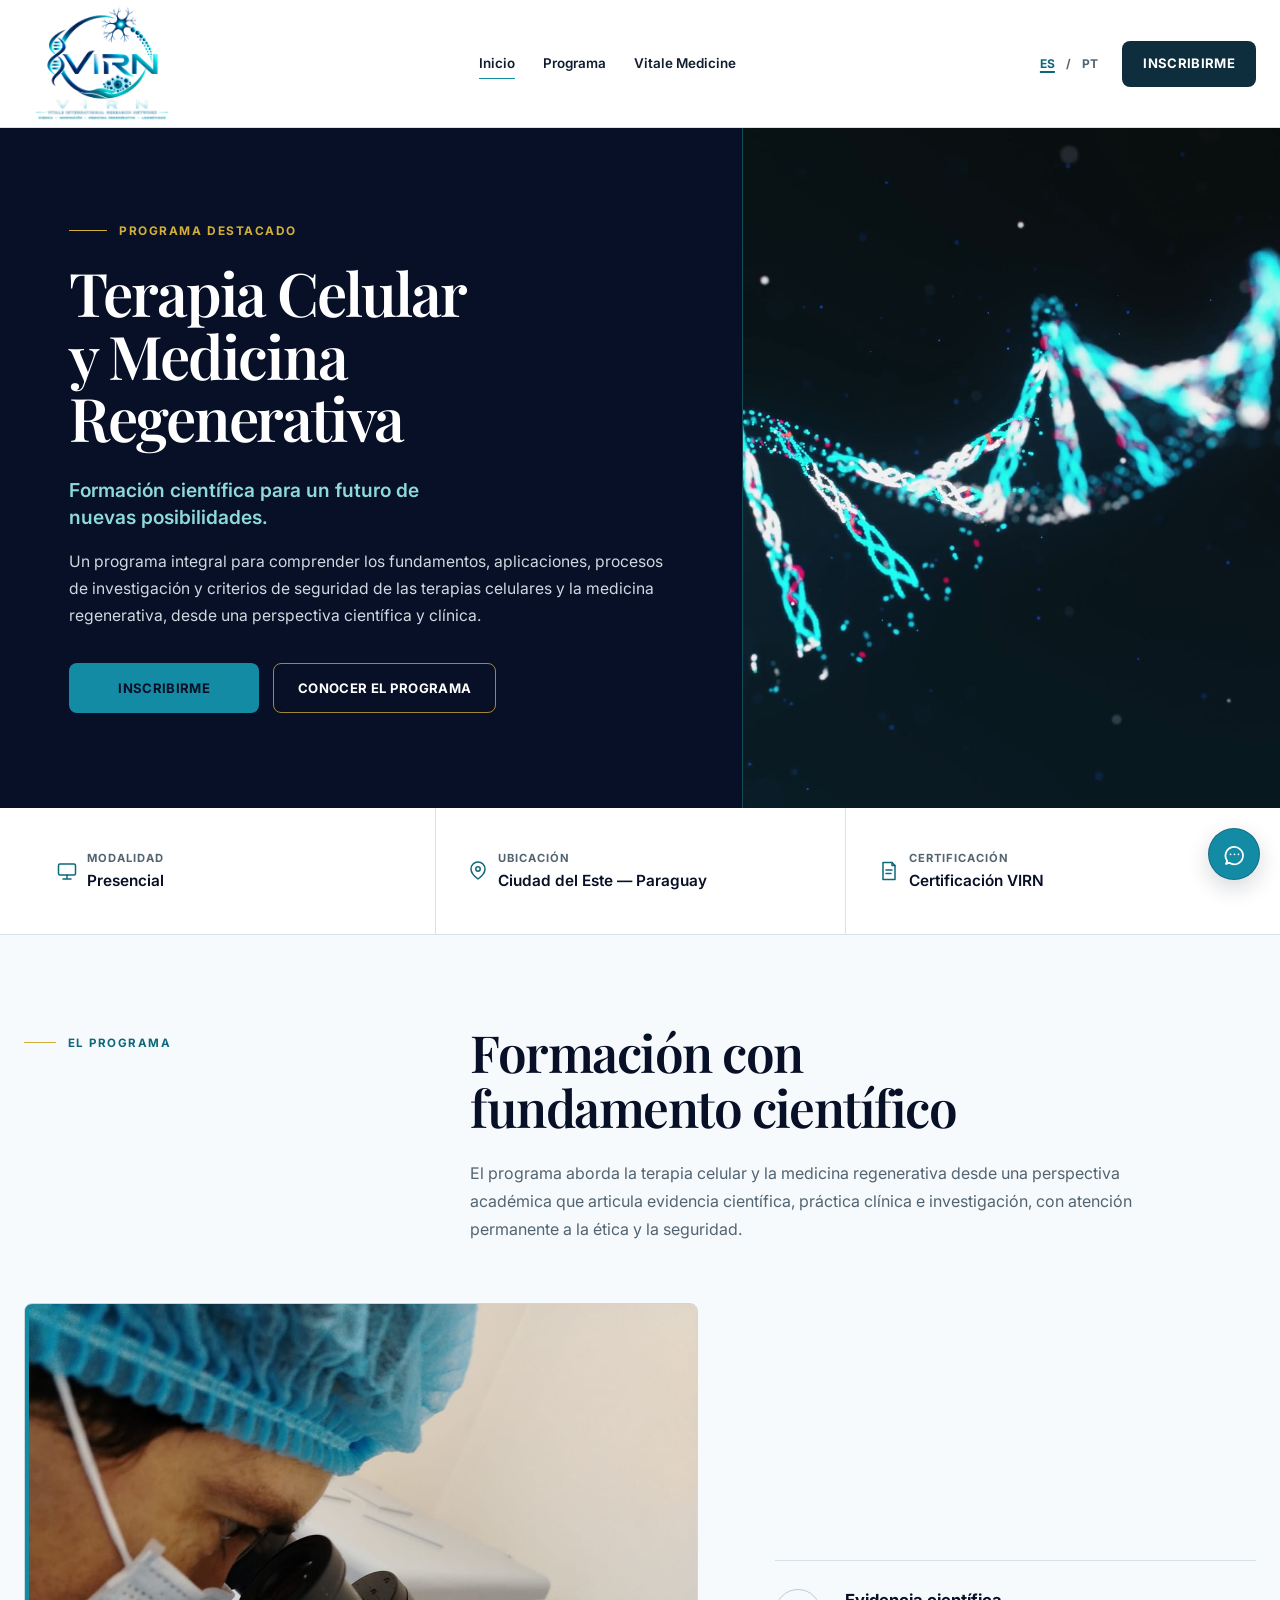
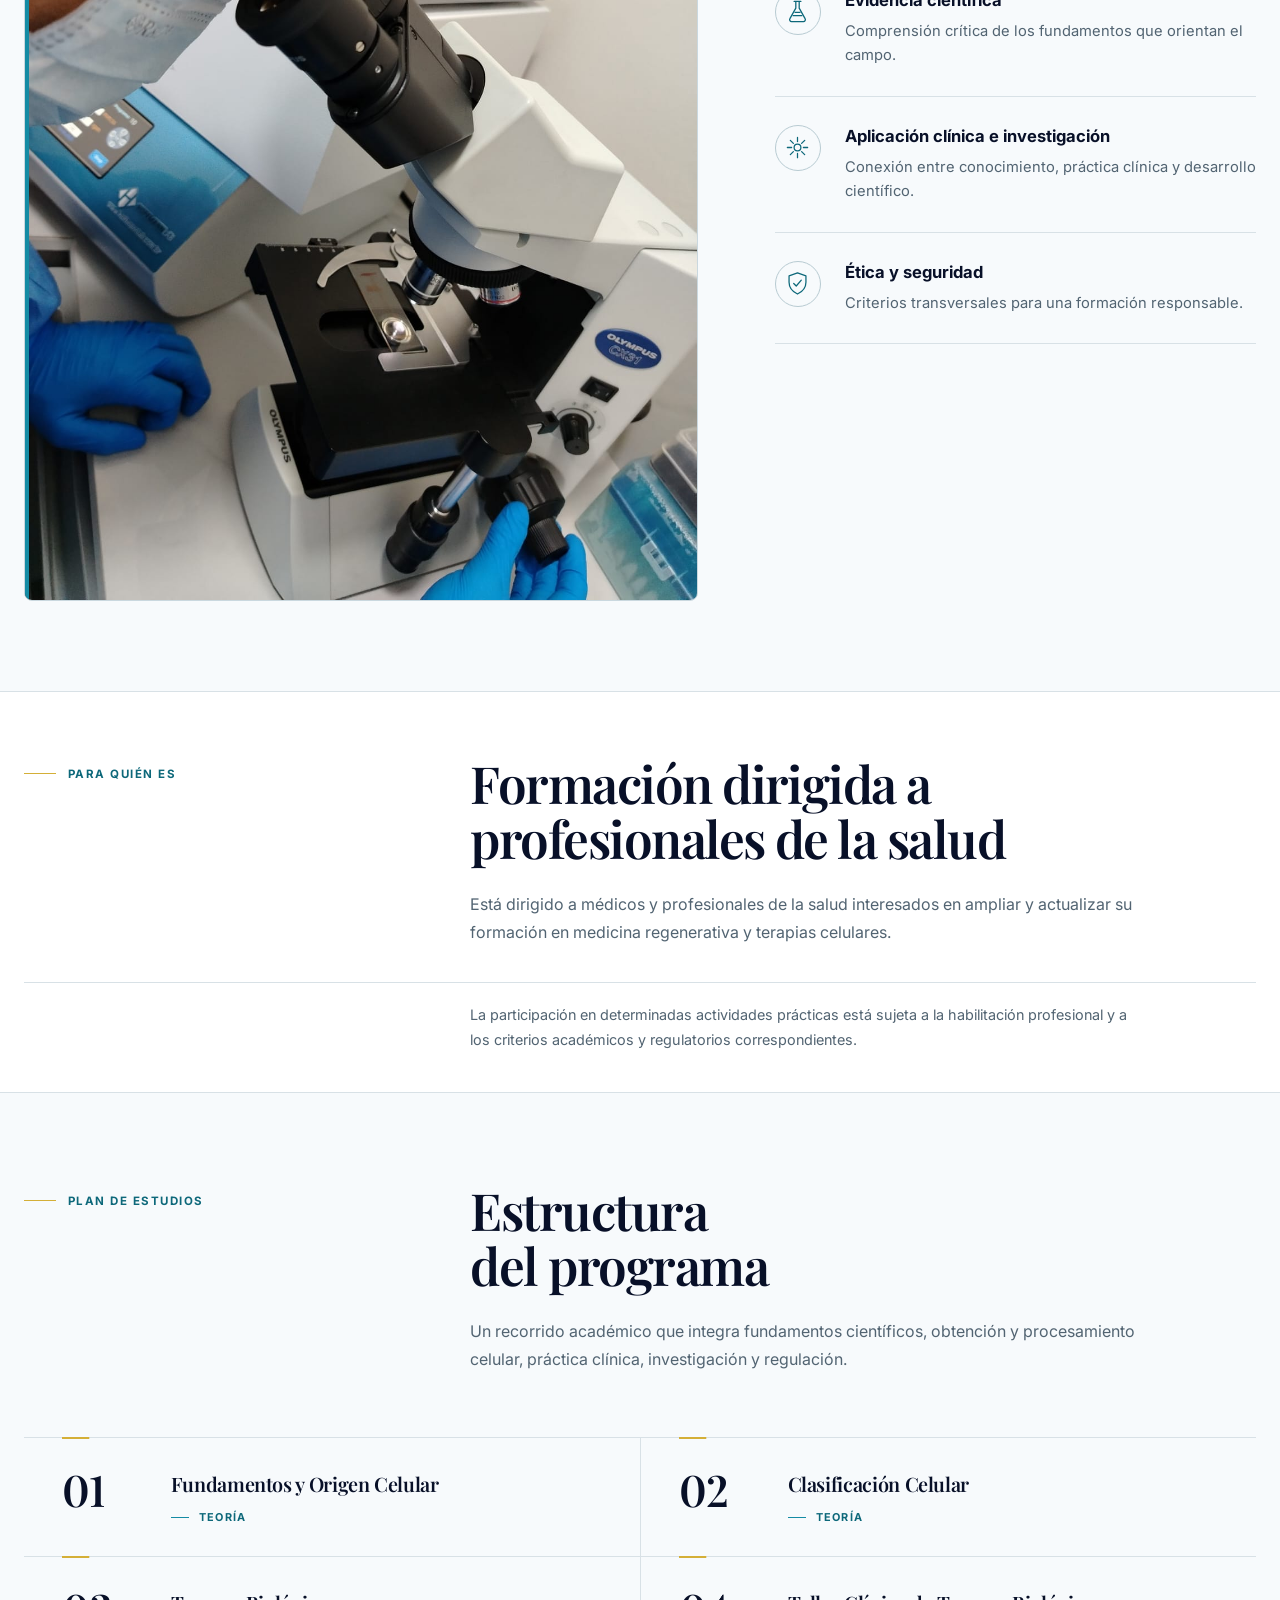
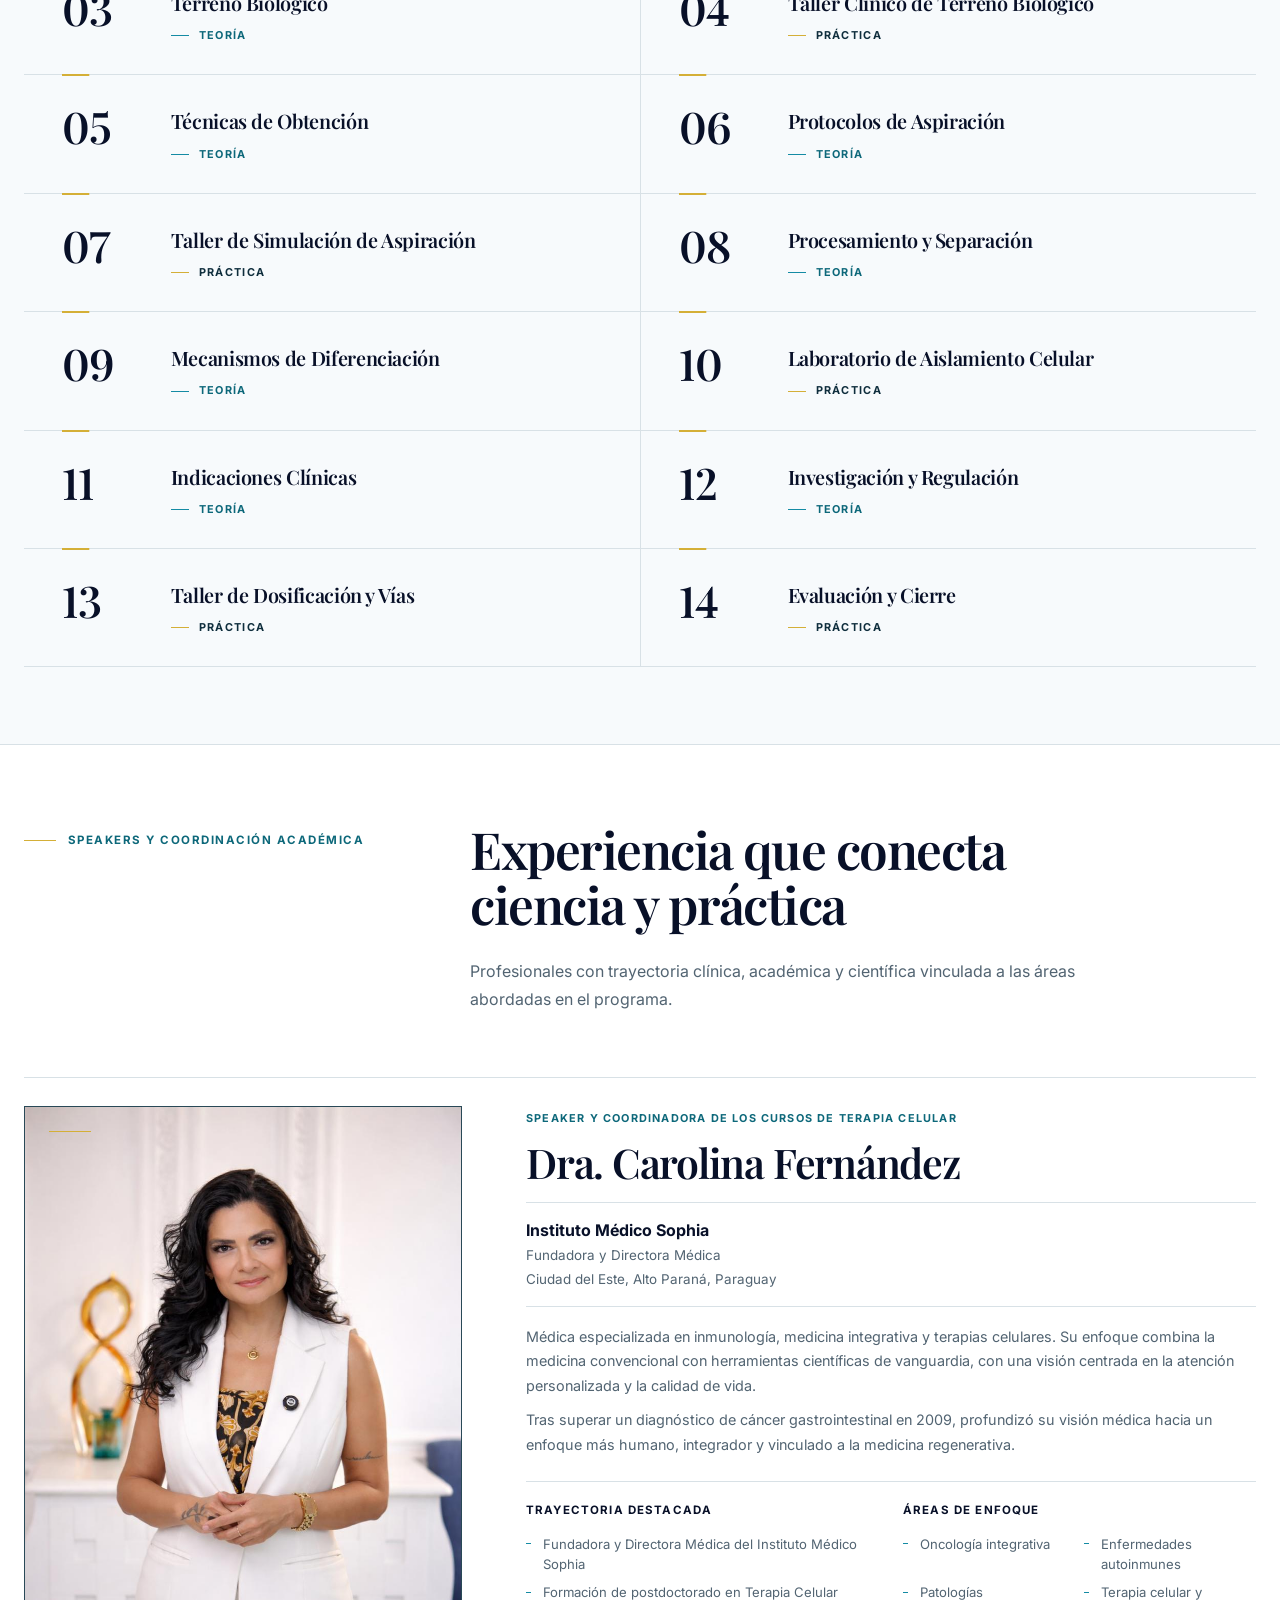
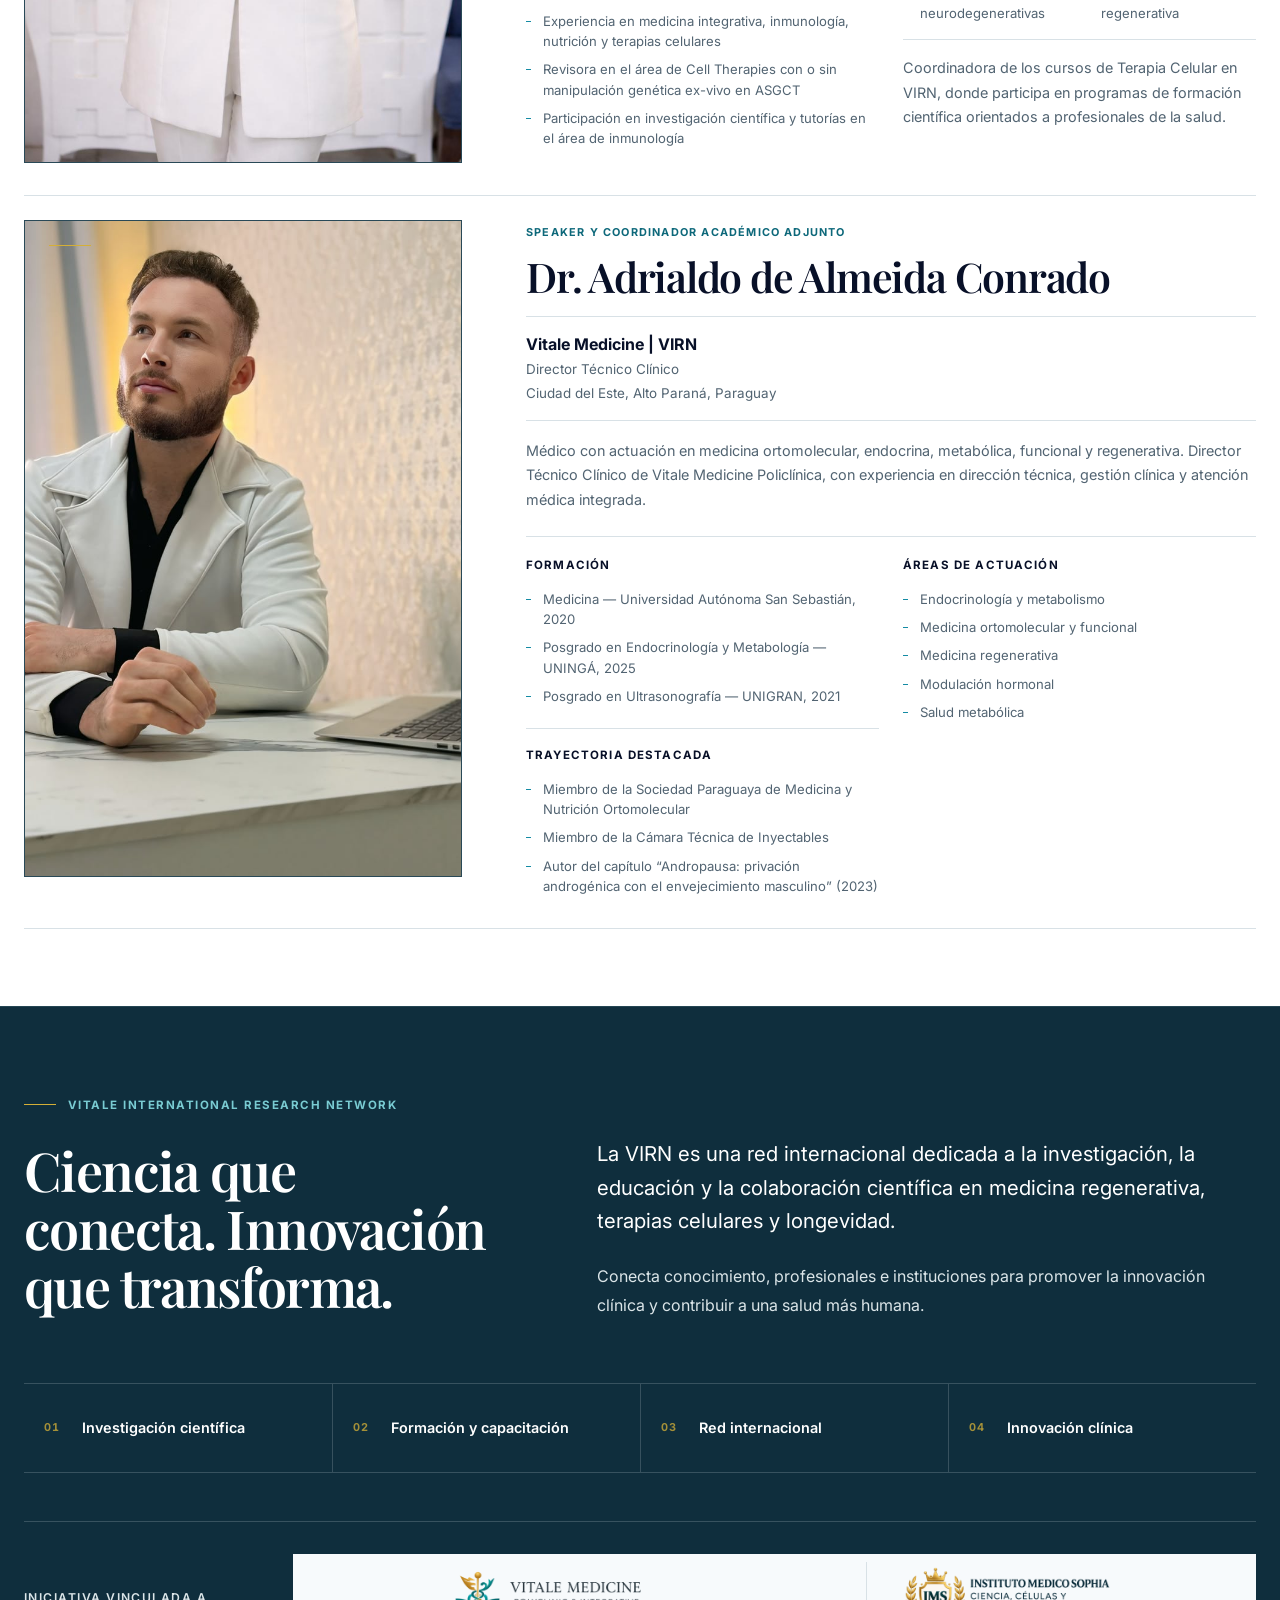
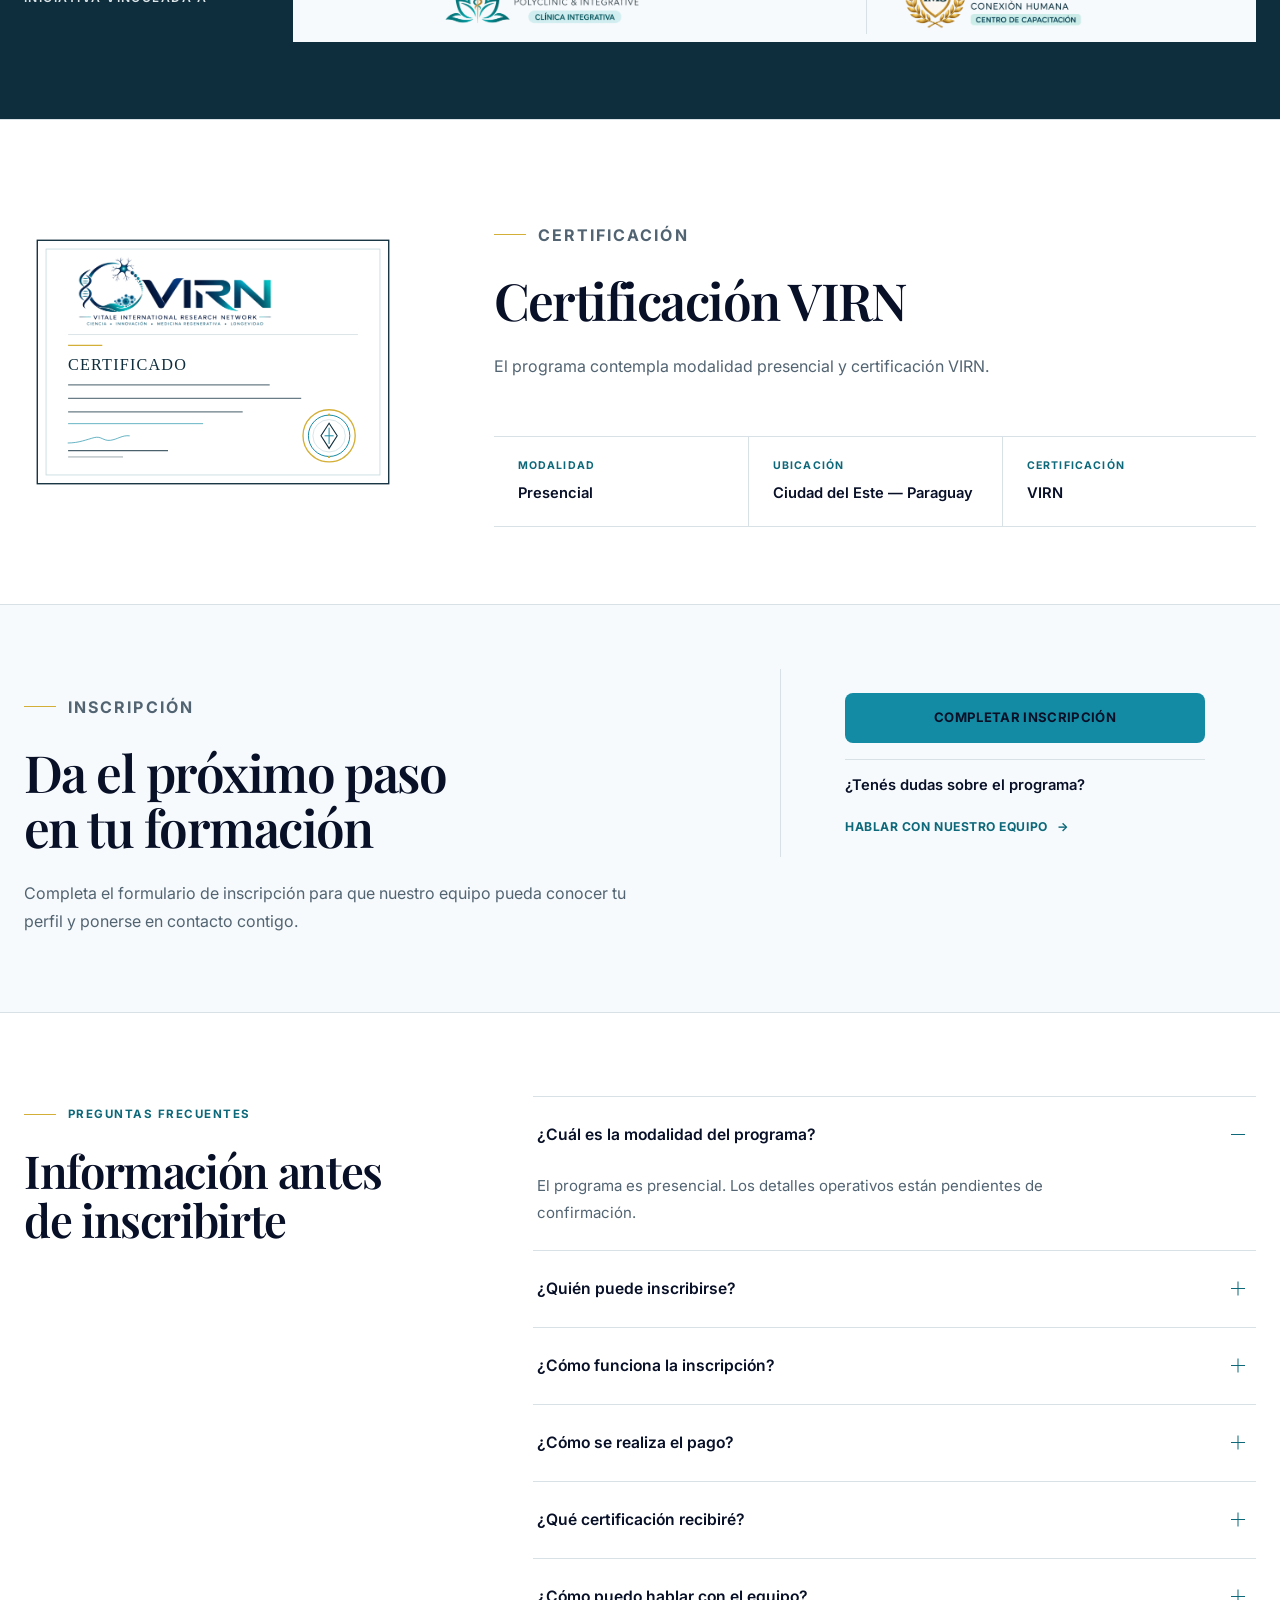
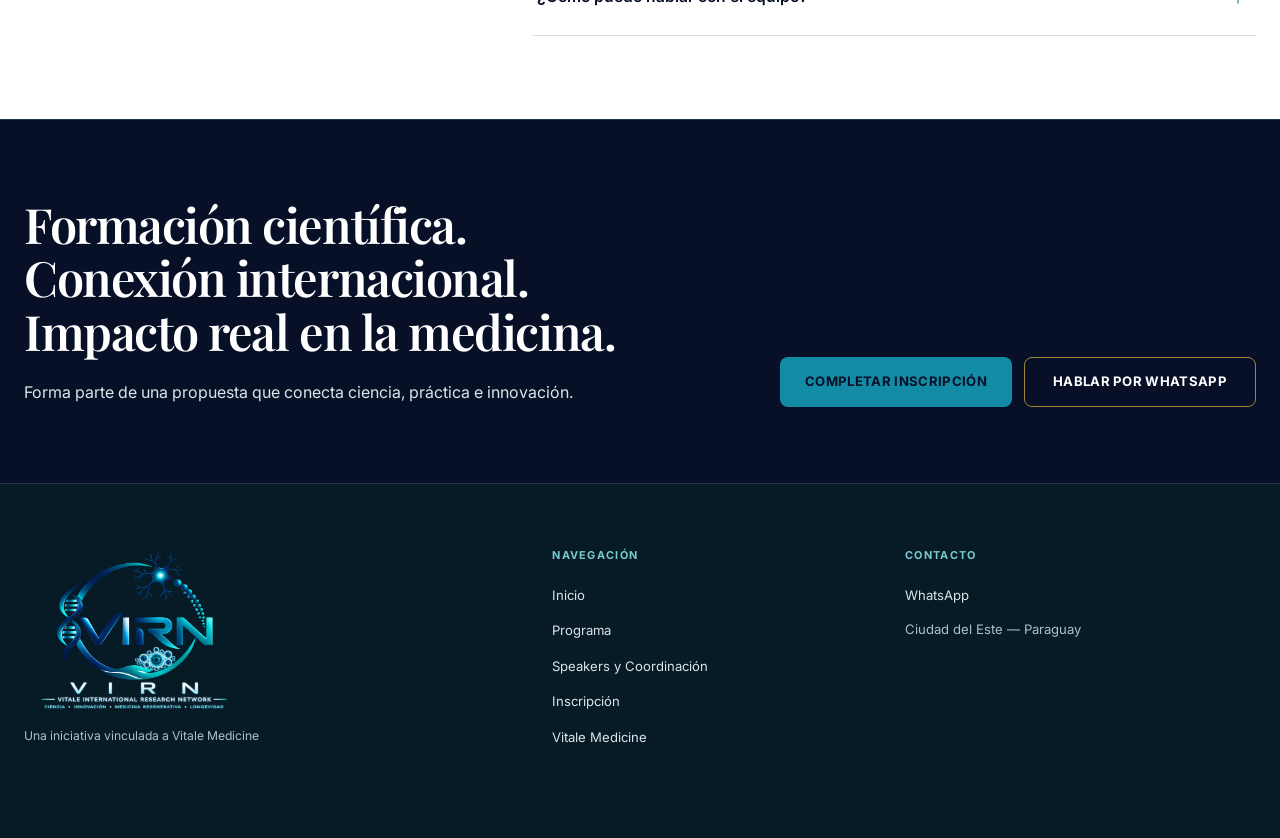
<file: virn/index.html>
<!DOCTYPE html>
<html lang="es">
<head>
    <meta charset="UTF-8">
    <meta name="viewport" content="width=device-width, initial-scale=1.0">
    <meta name="description" content="Programa de Terapia Celular y Medicina Regenerativa de VIRN — formación científica vinculada a Vitale Medicine.">
    <title>VIRN | Terapia Celular y Medicina Regenerativa</title>
    <link rel="preconnect" href="https://fonts.googleapis.com">
    <link rel="preconnect" href="https://fonts.gstatic.com" crossorigin>
    <link href="https://fonts.googleapis.com/css2?family=Inter:wght@400;500;600;700&family=Playfair+Display:wght@600;700&display=swap" rel="stylesheet">
    <link rel="icon" type="image/png" href="assets/virn-symbol.png">
    <link rel="preload" as="image" href="assets/virn-dna-poster.jpg" fetchpriority="high">
    <link rel="stylesheet" href="virn.css?v=hero-lab-assets">
</head>
<body>
    <a class="skip-link" href="#main-content">Saltar al contenido principal</a>

    <header class="site-header" data-header>
        <div class="site-header__inner">
            <div class="virn-brand" data-logo-slot="official">
                <a class="virn-brand__logo-frame" href="#inicio" aria-label="VIRN — Inicio">
                    <img src="assets/virn-logo-completo.png" alt="" width="1448" height="1086" decoding="async" fetchpriority="high">
                </a>
            </div>

            <nav class="desktop-nav" aria-label="Navegación principal">
                <a href="#inicio" aria-current="page">Inicio</a>
                <a href="#programa">Programa</a>
                <a href="https://www.vitalemedicine.com.py/index.html">Vitale Medicine</a>
            </nav>

            <div class="header-actions">
                <div class="language-switcher" aria-label="Selección de idioma">
                    <a href="index.html" lang="es" aria-current="page">ES</a>
                    <span aria-hidden="true">/</span>
                    <a href="pt.html" lang="pt">PT</a>
                </div>
                <a class="button button--header" href="https://docs.google.com/forms/d/e/1FAIpQLSdysG_EylQVM3xEJhIUnHSqOKPeY5G3MnH0f3-DwovP5vwmvw/viewform?usp=publish-editor" target="_blank" rel="noopener noreferrer">Inscribirme</a>
            </div>

            <button class="menu-toggle" type="button" aria-expanded="false" aria-controls="mobile-navigation" aria-label="Abrir navegación" data-menu-toggle>
                <span aria-hidden="true"></span>
                <span aria-hidden="true"></span>
                <span aria-hidden="true"></span>
            </button>
        </div>

        <nav class="mobile-nav" id="mobile-navigation" aria-label="Navegación móvil" hidden data-mobile-nav>
            <div class="mobile-nav__inner">
                <a href="#inicio" aria-current="page">Inicio</a>
                <a href="#programa">Programa</a>
                <a href="https://www.vitalemedicine.com.py/index.html">Vitale Medicine</a>
                <div class="mobile-nav__footer">
                    <div class="language-switcher" aria-label="Selección de idioma">
                        <a href="index.html" lang="es" aria-current="page">ES</a>
                        <span aria-hidden="true">/</span>
                        <a href="pt.html" lang="pt">PT</a>
                    </div>
                    <a class="button button--primary" href="https://docs.google.com/forms/d/e/1FAIpQLSdysG_EylQVM3xEJhIUnHSqOKPeY5G3MnH0f3-DwovP5vwmvw/viewform?usp=publish-editor" target="_blank" rel="noopener noreferrer">Inscribirme</a>
                </div>
            </div>
        </nav>
    </header>

    <main id="main-content">
        <section class="virn-hero" id="inicio" aria-labelledby="hero-title">
            <div class="virn-hero__inner">
                <div class="virn-hero__content">
                    <p class="virn-hero__eyebrow"><span aria-hidden="true"></span>Programa destacado</p>
                    <h1 id="hero-title">Terapia Celular y Medicina Regenerativa</h1>
                    <p class="virn-hero__lead">Formación científica para un futuro de nuevas posibilidades.</p>
                    <p class="virn-hero__description">Un programa integral para comprender los fundamentos, aplicaciones, procesos de investigación y criterios de seguridad de las terapias celulares y la medicina regenerativa, desde una perspectiva científica y clínica.</p>
                    <div class="virn-hero__actions" aria-label="Acciones del programa">
                        <a class="button button--primary" href="https://docs.google.com/forms/d/e/1FAIpQLSdysG_EylQVM3xEJhIUnHSqOKPeY5G3MnH0f3-DwovP5vwmvw/viewform?usp=publish-editor" target="_blank" rel="noopener noreferrer">Inscribirme</a>
                        <a class="button button--secondary" href="#programa">Conocer el programa</a>
                    </div>
                </div>

                <figure class="virn-hero__visual" role="img" aria-label="Representación animada de una hélice de ADN">
                    <video class="virn-hero__video" autoplay muted loop playsinline preload="none" poster="assets/virn-dna-poster.jpg" width="1920" height="1080" aria-hidden="true">
                        <source data-src="assets/virn-dna-hero.mp4" type="video/mp4">
                    </video>
                </figure>
            </div>
        </section>

        <section class="course-facts" id="course-info" aria-labelledby="course-facts-title">
            <h2 class="visually-hidden" id="course-facts-title">Información principal del programa</h2>
            <div class="course-facts__grid">
                <article class="course-fact">
                    <svg viewBox="0 0 24 24" aria-hidden="true"><rect x="3.5" y="5" width="17" height="11" rx="1.5"></rect><path d="M8 20h8M12 16v4"></path></svg>
                    <div><p>Modalidad</p><strong>Presencial</strong></div>
                </article>
                <article class="course-fact">
                    <svg viewBox="0 0 24 24" aria-hidden="true"><path d="M19 10c0 5-7 10-7 10S5 15 5 10a7 7 0 1 1 14 0Z"></path><circle cx="12" cy="10" r="2.2"></circle></svg>
                    <div><p>Ubicación</p><strong>Ciudad del Este — Paraguay</strong></div>
                </article>
                <article class="course-fact">
                    <svg viewBox="0 0 24 24" aria-hidden="true"><path d="M6 3.5h9l3 3V20.5H6Z"></path><path d="M15 3.5v3h3M9 11h6M9 14.5h5"></path></svg>
                    <div><p>Certificación</p><strong>Certificación VIRN</strong></div>
                </article>
            </div>
        </section>

        <section class="program-overview" id="programa" aria-labelledby="program-title">
            <div class="section-shell">
                <div class="section-intro">
                    <p class="section-eyebrow"><span aria-hidden="true"></span>El programa</p>
                    <div class="section-intro__copy">
                        <h2 id="program-title">Formación con fundamento científico</h2>
                        <p>El programa aborda la terapia celular y la medicina regenerativa desde una perspectiva académica que articula evidencia científica, práctica clínica e investigación, con atención permanente a la ética y la seguridad.</p>
                    </div>
                </div>

                <div class="program-overview__body">
                    <figure class="program-overview__visual" data-asset-status="official">
                        <img src="assets/virn-lab-real-microscopio.jpeg" width="1200" height="1600" loading="lazy" decoding="async" alt="Profesional de laboratorio examinando una muestra en el microscopio">
                    </figure>

                    <div class="program-pillars" aria-label="Pilares del programa">
                        <article class="program-pillar">
                            <span class="program-pillar__icon" aria-hidden="true">
                                <svg viewBox="0 0 32 32"><path d="M12 4h8M14 4v8l-7 12.5A2.3 2.3 0 0 0 9 28h14a2.3 2.3 0 0 0 2-3.5L18 12V4"></path><path d="M10.8 21h10.4M13 17h6"></path></svg>
                            </span>
                            <div>
                                <h3>Evidencia científica</h3>
                                <p>Comprensión crítica de los fundamentos que orientan el campo.</p>
                            </div>
                        </article>
                        <article class="program-pillar">
                            <span class="program-pillar__icon" aria-hidden="true">
                                <svg viewBox="0 0 32 32"><circle cx="16" cy="16" r="4"></circle><path d="M16 4v5M16 23v5M4 16h5M23 16h5M7.5 7.5l3.6 3.6M20.9 20.9l3.6 3.6M24.5 7.5l-3.6 3.6M11.1 20.9l-3.6 3.6"></path></svg>
                            </span>
                            <div>
                                <h3>Aplicación clínica e investigación</h3>
                                <p>Conexión entre conocimiento, práctica clínica y desarrollo científico.</p>
                            </div>
                        </article>
                        <article class="program-pillar">
                            <span class="program-pillar__icon" aria-hidden="true">
                                <svg viewBox="0 0 32 32"><path d="M16 3.5 26 7v7.5c0 6.4-4.2 11.2-10 14-5.8-2.8-10-7.6-10-14V7Z"></path><path d="m11.5 16 3 3 6-7"></path></svg>
                            </span>
                            <div>
                                <h3>Ética y seguridad</h3>
                                <p>Criterios transversales para una formación responsable.</p>
                            </div>
                        </article>
                    </div>
                </div>
            </div>
        </section>

        <section class="program-audience" id="publico" aria-labelledby="audience-title">
            <div class="section-shell">
                <div class="section-intro section-intro--audience">
                    <p class="section-eyebrow"><span aria-hidden="true"></span>Para quién es</p>
                    <div class="section-intro__copy">
                        <h2 id="audience-title">Formación dirigida a profesionales de la salud</h2>
                        <p>Está dirigido a médicos y profesionales de la salud interesados en ampliar y actualizar su formación en medicina regenerativa y terapias celulares.</p>
                    </div>
                </div>

                <aside class="audience-note" aria-label="Observación regulatoria">
                    <p>La participación en determinadas actividades prácticas está sujeta a la habilitación profesional y a los criterios académicos y regulatorios correspondientes.</p>
                </aside>
            </div>
        </section>

        <section class="program-curriculum" id="contenido" aria-labelledby="curriculum-title">
            <div class="section-shell">
                <div class="section-intro section-intro--curriculum">
                    <p class="section-eyebrow"><span aria-hidden="true"></span>Plan de estudios</p>
                    <div class="section-intro__copy">
                        <h2 id="curriculum-title">Estructura del programa</h2>
                        <p>Un recorrido académico que integra fundamentos científicos, obtención y procesamiento celular, práctica clínica, investigación y regulación.</p>
                    </div>
                </div>

                <ol class="curriculum-grid" aria-label="Módulos del programa">
                    <li class="curriculum-module">
                        <p class="curriculum-module__index"><strong>01</strong></p>
                        <div class="curriculum-module__content"><h3>Fundamentos y Origen Celular</h3><p class="curriculum-module__type">Teoría</p></div>
                    </li>
                    <li class="curriculum-module">
                        <p class="curriculum-module__index"><strong>02</strong></p>
                        <div class="curriculum-module__content"><h3>Clasificación Celular</h3><p class="curriculum-module__type">Teoría</p></div>
                    </li>
                    <li class="curriculum-module">
                        <p class="curriculum-module__index"><strong>03</strong></p>
                        <div class="curriculum-module__content"><h3>Terreno Biológico</h3><p class="curriculum-module__type">Teoría</p></div>
                    </li>
                    <li class="curriculum-module curriculum-module--practice">
                        <p class="curriculum-module__index"><strong>04</strong></p>
                        <div class="curriculum-module__content"><h3>Taller Clínico de Terreno Biológico</h3><p class="curriculum-module__type">Práctica</p></div>
                    </li>
                    <li class="curriculum-module">
                        <p class="curriculum-module__index"><strong>05</strong></p>
                        <div class="curriculum-module__content"><h3>Técnicas de Obtención</h3><p class="curriculum-module__type">Teoría</p></div>
                    </li>
                    <li class="curriculum-module">
                        <p class="curriculum-module__index"><strong>06</strong></p>
                        <div class="curriculum-module__content"><h3>Protocolos de Aspiración</h3><p class="curriculum-module__type">Teoría</p></div>
                    </li>
                    <li class="curriculum-module curriculum-module--practice">
                        <p class="curriculum-module__index"><strong>07</strong></p>
                        <div class="curriculum-module__content"><h3>Taller de Simulación de Aspiración</h3><p class="curriculum-module__type">Práctica</p></div>
                    </li>
                    <li class="curriculum-module">
                        <p class="curriculum-module__index"><strong>08</strong></p>
                        <div class="curriculum-module__content"><h3>Procesamiento y Separación</h3><p class="curriculum-module__type">Teoría</p></div>
                    </li>
                    <li class="curriculum-module">
                        <p class="curriculum-module__index"><strong>09</strong></p>
                        <div class="curriculum-module__content"><h3>Mecanismos de Diferenciación</h3><p class="curriculum-module__type">Teoría</p></div>
                    </li>
                    <li class="curriculum-module curriculum-module--practice">
                        <p class="curriculum-module__index"><strong>10</strong></p>
                        <div class="curriculum-module__content"><h3>Laboratorio de Aislamiento Celular</h3><p class="curriculum-module__type">Práctica</p></div>
                    </li>
                    <li class="curriculum-module">
                        <p class="curriculum-module__index"><strong>11</strong></p>
                        <div class="curriculum-module__content"><h3>Indicaciones Clínicas</h3><p class="curriculum-module__type">Teoría</p></div>
                    </li>
                    <li class="curriculum-module">
                        <p class="curriculum-module__index"><strong>12</strong></p>
                        <div class="curriculum-module__content"><h3>Investigación y Regulación</h3><p class="curriculum-module__type">Teoría</p></div>
                    </li>
                    <li class="curriculum-module curriculum-module--practice">
                        <p class="curriculum-module__index"><strong>13</strong></p>
                        <div class="curriculum-module__content"><h3>Taller de Dosificación y Vías</h3><p class="curriculum-module__type">Práctica</p></div>
                    </li>
                    <li class="curriculum-module curriculum-module--practice">
                        <p class="curriculum-module__index"><strong>14</strong></p>
                        <div class="curriculum-module__content"><h3>Evaluación y Cierre</h3><p class="curriculum-module__type">Práctica</p></div>
                    </li>
                </ol>
            </div>
        </section>

        <section class="program-faculty" id="docentes" aria-labelledby="faculty-title">
            <div class="section-shell">
                <div class="section-intro section-intro--faculty">
                    <p class="section-eyebrow"><span aria-hidden="true"></span>Speakers y Coordinación Académica</p>
                    <div class="section-intro__copy">
                        <h2 id="faculty-title">Experiencia que conecta ciencia y práctica</h2>
                        <p>Profesionales con trayectoria clínica, académica y científica vinculada a las áreas abordadas en el programa.</p>
                    </div>
                </div>

                <article class="speaker-featured speaker-featured--carolina">
                    <figure class="speaker-featured__visual">
                        <img src="assets/speaker-carolina-fernandez-2026.jpg" width="853" height="1280" loading="lazy" decoding="async" alt="Retrato oficial de la Dra. Carolina Fernández">
                    </figure>

                    <div class="speaker-featured__content">
                        <p class="speaker-label">Speaker y Coordinadora de los cursos de Terapia Celular</p>
                        <h3>Dra. Carolina Fernández</h3>
                        <div class="speaker-affiliation">
                            <strong>Instituto Médico Sophia</strong>
                            <span>Fundadora y Directora Médica</span>
                            <span>Ciudad del Este, Alto Paraná, Paraguay</span>
                        </div>

                        <div class="speaker-biography">
                            <p>Médica especializada en inmunología, medicina integrativa y terapias celulares. Su enfoque combina la medicina convencional con herramientas científicas de vanguardia, con una visión centrada en la atención personalizada y la calidad de vida.</p>
                            <p>Tras superar un diagnóstico de cáncer gastrointestinal en 2009, profundizó su visión médica hacia un enfoque más humano, integrador y vinculado a la medicina regenerativa.</p>
                        </div>

                        <div class="speaker-details">
                            <div>
                                <h4>Trayectoria destacada</h4>
                                <ul>
                                    <li>Fundadora y Directora Médica del Instituto Médico Sophia</li>
                                    <li>Formación de postdoctorado en Terapia Celular</li>
                                    <li>Experiencia en medicina integrativa, inmunología, nutrición y terapias celulares</li>
                                    <li>Revisora en el área de Cell Therapies con o sin manipulación genética ex-vivo en ASGCT</li>
                                    <li>Participación en investigación científica y tutorías en el área de inmunología</li>
                                </ul>
                            </div>
                            <div>
                                <h4>Áreas de enfoque</h4>
                                <ul class="speaker-focus-list">
                                    <li>Oncología integrativa</li>
                                    <li>Enfermedades autoinmunes</li>
                                    <li>Patologías neurodegenerativas</li>
                                    <li>Terapia celular y regenerativa</li>
                                </ul>
                                <p class="speaker-coordination">Coordinadora de los cursos de Terapia Celular en VIRN, donde participa en programas de formación científica orientados a profesionales de la salud.</p>
                            </div>
                        </div>
                    </div>
                </article>

                <article class="speaker-featured speaker-featured--adrialdo">
                    <figure class="speaker-featured__visual">
                        <img src="assets/speaker-adrialdo-conrado.jpg" width="960" height="1280" loading="lazy" decoding="async" alt="Retrato oficial del Dr. Adrialdo de Almeida Conrado">
                    </figure>

                    <div class="speaker-featured__content">
                        <p class="speaker-label">Speaker y Coordinador Académico Adjunto</p>
                        <h3>Dr. Adrialdo de Almeida Conrado</h3>
                        <div class="speaker-affiliation">
                            <strong>Vitale Medicine | VIRN</strong>
                            <span>Director Técnico Clínico</span>
                            <span>Ciudad del Este, Alto Paraná, Paraguay</span>
                        </div>

                        <div class="speaker-biography">
                            <p>Médico con actuación en medicina ortomolecular, endocrina, metabólica, funcional y regenerativa. Director Técnico Clínico de Vitale Medicine Policlínica, con experiencia en dirección técnica, gestión clínica y atención médica integrada.</p>
                        </div>

                        <div class="speaker-details">
                            <div>
                                <div class="speaker-detail-group">
                                    <h4>Formación</h4>
                                    <ul>
                                        <li>Medicina — Universidad Autónoma San Sebastián, 2020</li>
                                        <li>Posgrado en Endocrinología y Metabología — UNINGÁ, 2025</li>
                                        <li>Posgrado en Ultrasonografía — UNIGRAN, 2021</li>
                                    </ul>
                                </div>
                                <div class="speaker-detail-group">
                                    <h4>Trayectoria destacada</h4>
                                    <ul>
                                        <li>Miembro de la Sociedad Paraguaya de Medicina y Nutrición Ortomolecular</li>
                                        <li>Miembro de la Cámara Técnica de Inyectables</li>
                                        <li>Autor del capítulo “Andropausa: privación androgénica con el envejecimiento masculino” (2023)</li>
                                    </ul>
                                </div>
                            </div>
                            <div>
                                <h4>Áreas de actuación</h4>
                                <ul>
                                    <li>Endocrinología y metabolismo</li>
                                    <li>Medicina ortomolecular y funcional</li>
                                    <li>Medicina regenerativa</li>
                                    <li>Modulación hormonal</li>
                                    <li>Salud metabólica</li>
                                </ul>
                            </div>
                        </div>
                    </div>
                </article>
            </div>
        </section>

        <section class="virn-institution" id="virn" aria-labelledby="virn-title">
            <div class="section-shell">
                <div class="virn-institution__layout">
                    <div>
                        <p class="section-eyebrow section-eyebrow--inverse"><span aria-hidden="true"></span>Vitale International Research Network</p>
                        <h2 id="virn-title">Ciencia que conecta. Innovación que transforma.</h2>
                    </div>
                    <div class="virn-institution__copy">
                        <p class="virn-institution__lead">La VIRN es una red internacional dedicada a la investigación, la educación y la colaboración científica en medicina regenerativa, terapias celulares y longevidad.</p>
                        <p>Conecta conocimiento, profesionales e instituciones para promover la innovación clínica y contribuir a una salud más humana.</p>
                    </div>
                </div>

                <ul class="virn-institution__pillars" aria-label="Ejes de actuación de la VIRN">
                    <li><span aria-hidden="true">01</span><strong>Investigación científica</strong></li>
                    <li><span aria-hidden="true">02</span><strong>Formación y capacitación</strong></li>
                    <li><span aria-hidden="true">03</span><strong>Red internacional</strong></li>
                    <li><span aria-hidden="true">04</span><strong>Innovación clínica</strong></li>
                </ul>

                <div class="virn-institution__affiliations">
                    <p>Iniciativa vinculada a</p>
                    <div class="virn-institution__logos">
                        <img src="assets/institution-vitale-medicine.png" width="2048" height="682" loading="lazy" decoding="async" alt="Vitale Medicine">
                        <img src="assets/institution-instituto-medico-sophia.png" width="2048" height="682" loading="lazy" decoding="async" alt="Instituto Médico Sophia">
                    </div>
                </div>
            </div>
        </section>

        <section class="program-certification" id="certificacion" aria-labelledby="certification-title">
            <div class="section-shell certification-layout">
                <div class="certification-symbol" aria-hidden="true">
                    <div class="certification-art">
                        <img class="certification-art__sheet" src="assets/virn-certificado-institucional.svg" alt="" width="400" height="280" loading="lazy" decoding="async">
                        <img class="certification-art__logo" src="assets/virn-logo-horizontal.png" alt="" width="2048" height="682" loading="lazy" decoding="async">
                    </div>
                </div>

                <div class="certification-content">
                    <p class="section-eyebrow"><span aria-hidden="true"></span>Certificación</p>
                    <h2 id="certification-title">Certificación VIRN</h2>
                    <p>El programa contempla modalidad presencial y certificación VIRN.</p>

                    <dl class="certification-facts">
                        <div>
                            <dt>Modalidad</dt>
                            <dd>Presencial</dd>
                        </div>
                        <div>
                            <dt>Ubicación</dt>
                            <dd>Ciudad del Este — Paraguay</dd>
                        </div>
                        <div>
                            <dt>Certificación</dt>
                            <dd>VIRN</dd>
                        </div>
                    </dl>
                </div>
            </div>
        </section>

        <section class="program-registration" id="inscripcion" aria-labelledby="registration-title">
            <div class="section-shell registration-layout">
                <div class="registration-copy">
                    <p class="section-eyebrow"><span aria-hidden="true"></span>Inscripción</p>
                    <h2 id="registration-title">Da el próximo paso en tu formación</h2>
                    <p>Completa el formulario de inscripción para que nuestro equipo pueda conocer tu perfil y ponerse en contacto contigo.</p>
                </div>

                <div class="registration-actions">
                    <a class="button button--primary registration-primary" href="https://docs.google.com/forms/d/e/1FAIpQLSdysG_EylQVM3xEJhIUnHSqOKPeY5G3MnH0f3-DwovP5vwmvw/viewform?usp=publish-editor" target="_blank" rel="noopener noreferrer">Completar inscripción</a>
                    <div class="registration-help">
                        <p>¿Tenés dudas sobre el programa?</p>
                        <a href="https://wa.me/595993296209?text=Hola%2C%20quiero%20m%C3%A1s%20informaci%C3%B3n%20sobre%20VIRN" target="_blank" rel="noopener noreferrer">Hablar con nuestro equipo <span aria-hidden="true">→</span></a>
                    </div>
                </div>
            </div>
        </section>

        <section class="program-faq" id="faq" aria-labelledby="faq-title">
            <div class="section-shell faq-layout">
                <div class="faq-intro">
                    <p class="section-eyebrow"><span aria-hidden="true"></span>Preguntas frecuentes</p>
                    <h2 id="faq-title">Información antes de inscribirte</h2>
                </div>

                <div class="faq-list">
                    <!-- CLIENT DATA PENDING: operational details for the in-person program. -->
                    <details name="virn-faq" data-content-status="pending" open>
                        <summary><span>¿Cuál es la modalidad del programa?</span><span class="faq-icon" aria-hidden="true"></span></summary>
                        <div class="faq-answer"><p>El programa es presencial. Los detalles operativos están pendientes de confirmación.</p></div>
                    </details>
                    <details name="virn-faq">
                        <summary><span>¿Quién puede inscribirse?</span><span class="faq-icon" aria-hidden="true"></span></summary>
                        <div class="faq-answer"><p>Está dirigido a médicos y profesionales de la salud interesados en ampliar y actualizar su formación en medicina regenerativa y terapias celulares. La participación en determinadas actividades prácticas está sujeta a la habilitación profesional y a los criterios académicos y regulatorios correspondientes.</p></div>
                    </details>
                    <details name="virn-faq">
                        <summary><span>¿Cómo funciona la inscripción?</span><span class="faq-icon" aria-hidden="true"></span></summary>
                        <div class="faq-answer"><p>La inscripción se realiza mediante el formulario enlazado en esta página. Después de completarlo, el equipo podrá conocer tu perfil y ponerse en contacto contigo.</p></div>
                    </details>
                    <!-- CLIENT DATA PENDING: payment process, methods, deadlines and conditions. -->
                    <details name="virn-faq" data-content-status="pending">
                        <summary><span>¿Cómo se realiza el pago?</span><span class="faq-icon" aria-hidden="true"></span></summary>
                        <div class="faq-answer"><p class="pending-information">Información sobre el proceso de pago pendiente de confirmación.</p></div>
                    </details>
                    <!-- CLIENT DATA PENDING: certification issuance details beyond the confirmed VIRN certification. -->
                    <details name="virn-faq" data-content-status="pending">
                        <summary><span>¿Qué certificación recibiré?</span><span class="faq-icon" aria-hidden="true"></span></summary>
                        <div class="faq-answer"><p>El programa contempla certificación VIRN. Los detalles adicionales de emisión están pendientes de confirmación.</p></div>
                    </details>
                    <details name="virn-faq">
                        <summary><span>¿Cómo puedo hablar con el equipo?</span><span class="faq-icon" aria-hidden="true"></span></summary>
                        <div class="faq-answer"><p>Podés escribir al equipo mediante los enlaces de WhatsApp disponibles en esta página.</p></div>
                    </details>
                </div>
            </div>
        </section>

        <section class="final-cta" aria-labelledby="final-cta-title">
            <div class="section-shell final-cta__inner">
                <div>
                    <h2 id="final-cta-title">Formación científica. Conexión internacional. Impacto real en la medicina.</h2>
                    <p>Forma parte de una propuesta que conecta ciencia, práctica e innovación.</p>
                </div>
                <div class="final-cta__actions" aria-label="Acciones finales del programa">
                    <a class="button button--primary" href="https://docs.google.com/forms/d/e/1FAIpQLSdysG_EylQVM3xEJhIUnHSqOKPeY5G3MnH0f3-DwovP5vwmvw/viewform?usp=publish-editor" target="_blank" rel="noopener noreferrer">Completar inscripción</a>
                    <a class="button button--secondary" href="https://wa.me/595993296209?text=Hola%2C%20quiero%20m%C3%A1s%20informaci%C3%B3n%20sobre%20VIRN" target="_blank" rel="noopener noreferrer">Hablar por WhatsApp</a>
                </div>
            </div>
        </section>
    </main>

    <footer class="site-footer">
        <div class="section-shell footer-grid">
            <div class="footer-brand">
                <span class="footer-brand__logo-frame">
                    <img src="assets/virn-logo-completo.png" alt="VIRN — Vitale International Research Network" width="1448" height="1086" loading="lazy" decoding="async">
                </span>
                <span>Una iniciativa vinculada a Vitale Medicine</span>
            </div>

            <nav class="footer-nav" aria-label="Navegación del pie de página">
                <h2>Navegación</h2>
                <ul>
                    <li><a href="#inicio">Inicio</a></li>
                    <li><a href="#programa">Programa</a></li>
                    <li><a href="#docentes">Speakers y Coordinación</a></li>
                    <li><a href="#inscripcion">Inscripción</a></li>
                    <li><a href="https://www.vitalemedicine.com.py/index.html">Vitale Medicine</a></li>
                </ul>
            </nav>

            <div class="footer-contact">
                <h2>Contacto</h2>
                <a href="https://wa.me/595993296209?text=Hola%2C%20quiero%20m%C3%A1s%20informaci%C3%B3n%20sobre%20VIRN" target="_blank" rel="noopener noreferrer">WhatsApp</a>
                <p>Ciudad del Este — Paraguay</p>
                <!-- INSTAGRAM: sustituir este placeholder por un enlace cuando la URL oficial esté confirmada. -->
                <span class="footer-social-placeholder" data-content-status="pending" hidden>Instagram</span>
            </div>
        </div>
    </footer>

    <a class="floating-whatsapp" href="https://wa.me/595993296209?text=Hola%2C%20quiero%20m%C3%A1s%20informaci%C3%B3n%20sobre%20VIRN" target="_blank" rel="noopener noreferrer" aria-label="WhatsApp — Hablar con nuestro equipo">
        <svg viewBox="0 0 24 24" aria-hidden="true" focusable="false">
            <path d="M5.1 18.2 3.8 21l3.2-1A8.4 8.4 0 1 0 5.1 18.2Z" />
            <path d="M8.2 11.8h.01M12 11.8h.01M15.8 11.8h.01" />
        </svg>
    </a>

    <script src="virn.js?v=hero-lab-assets" defer></script>
</body>
</html>
</file>
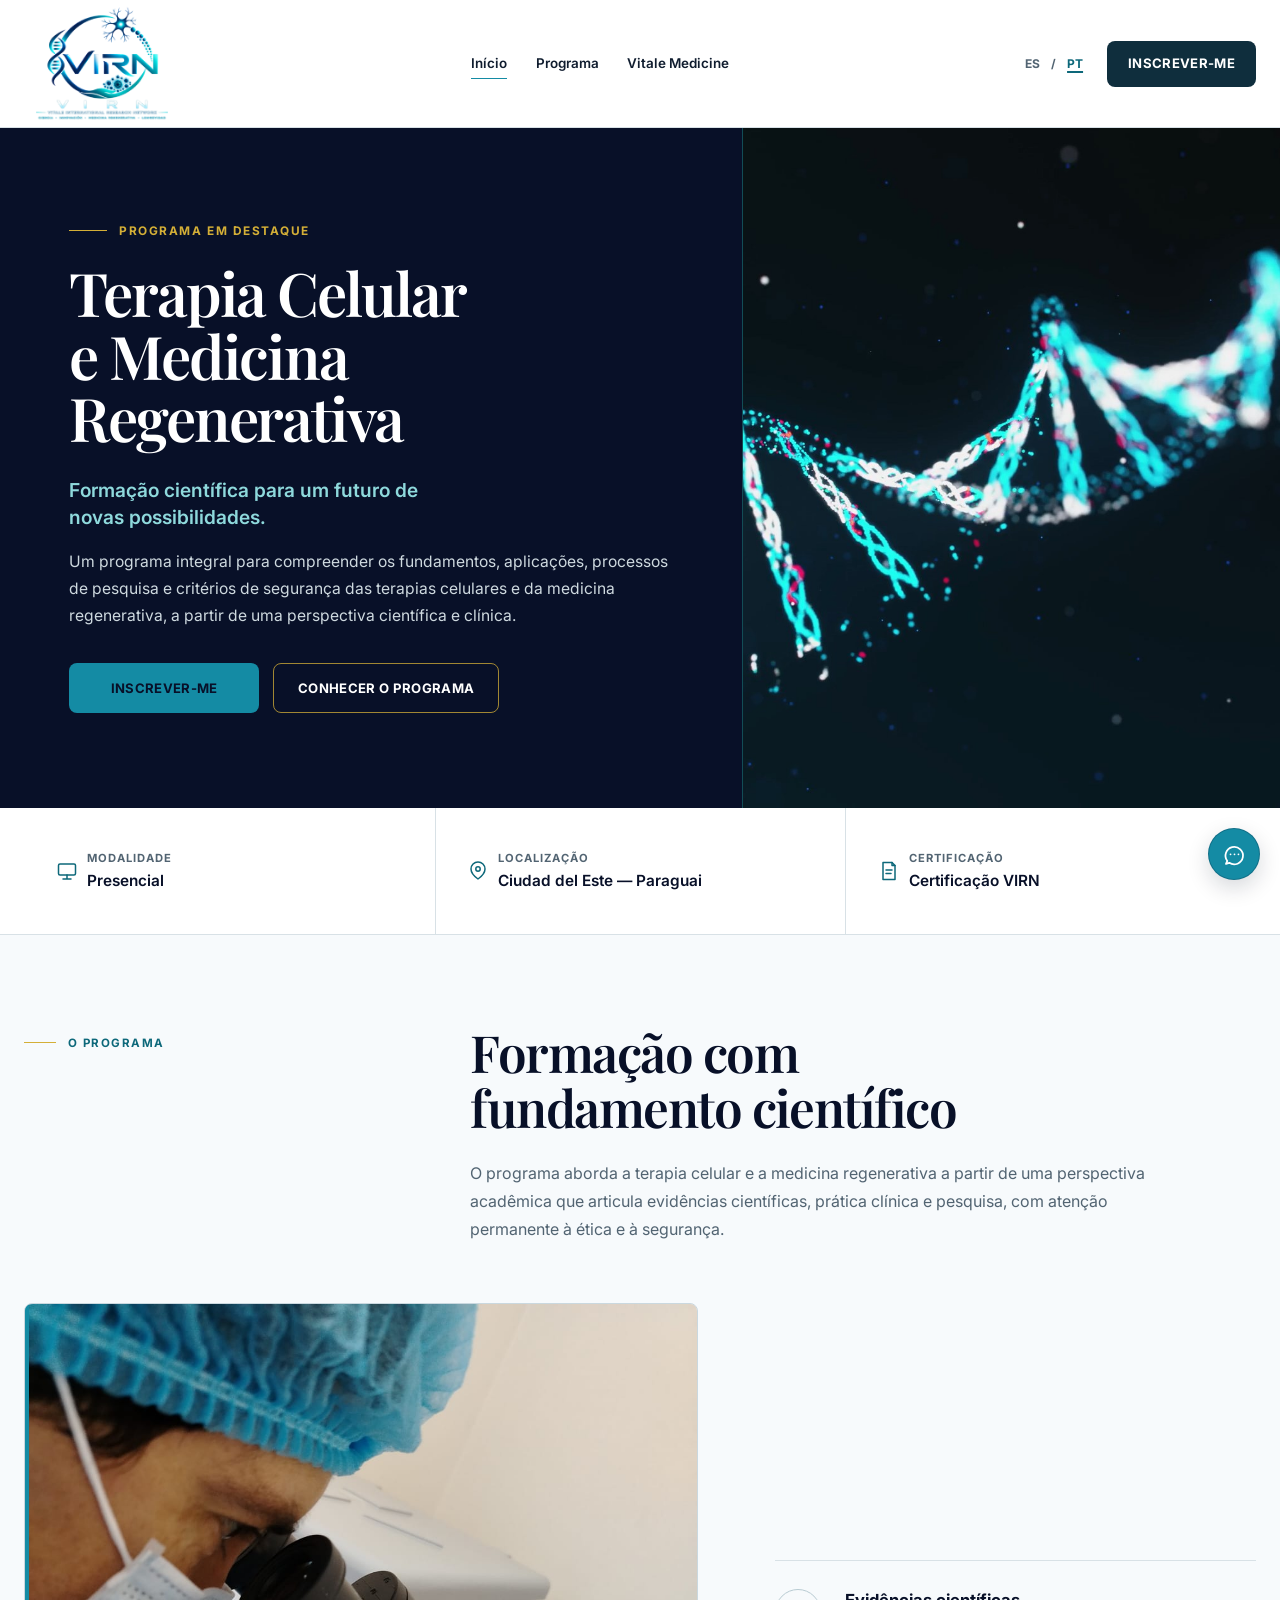
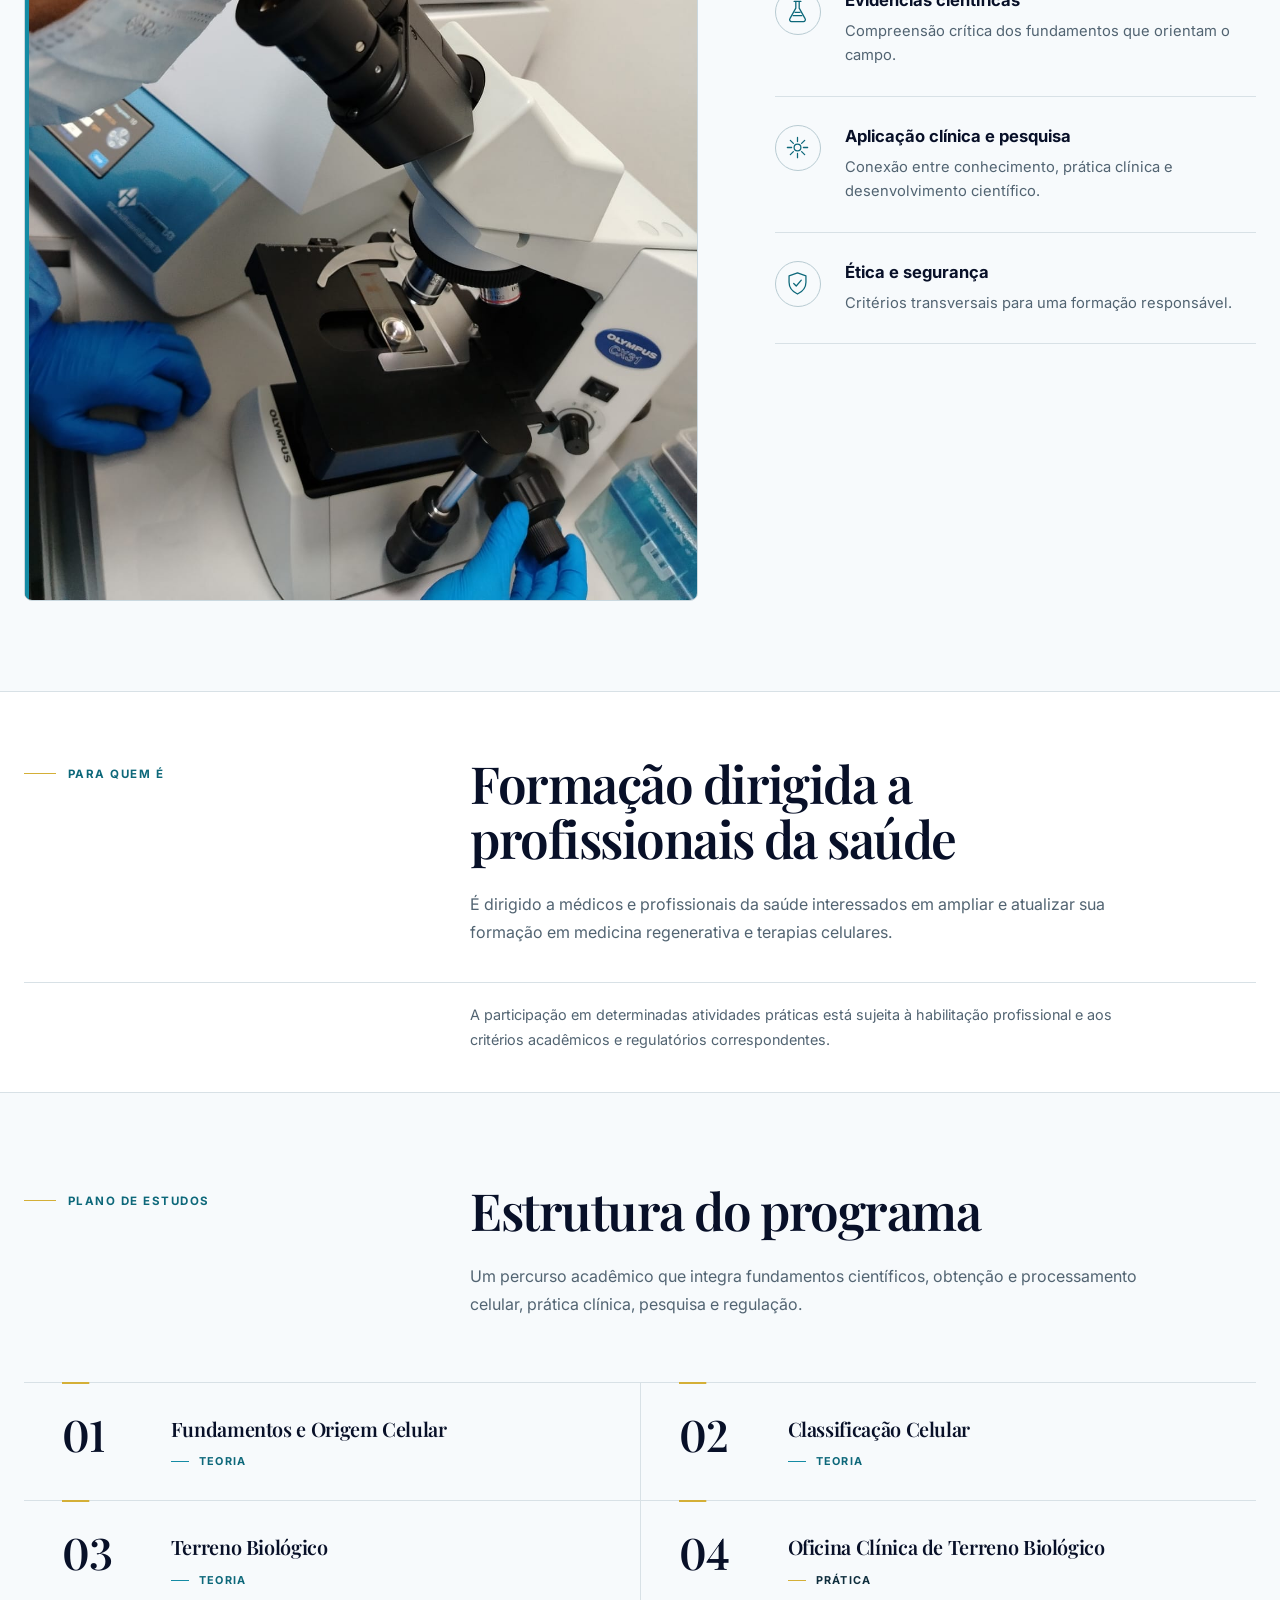
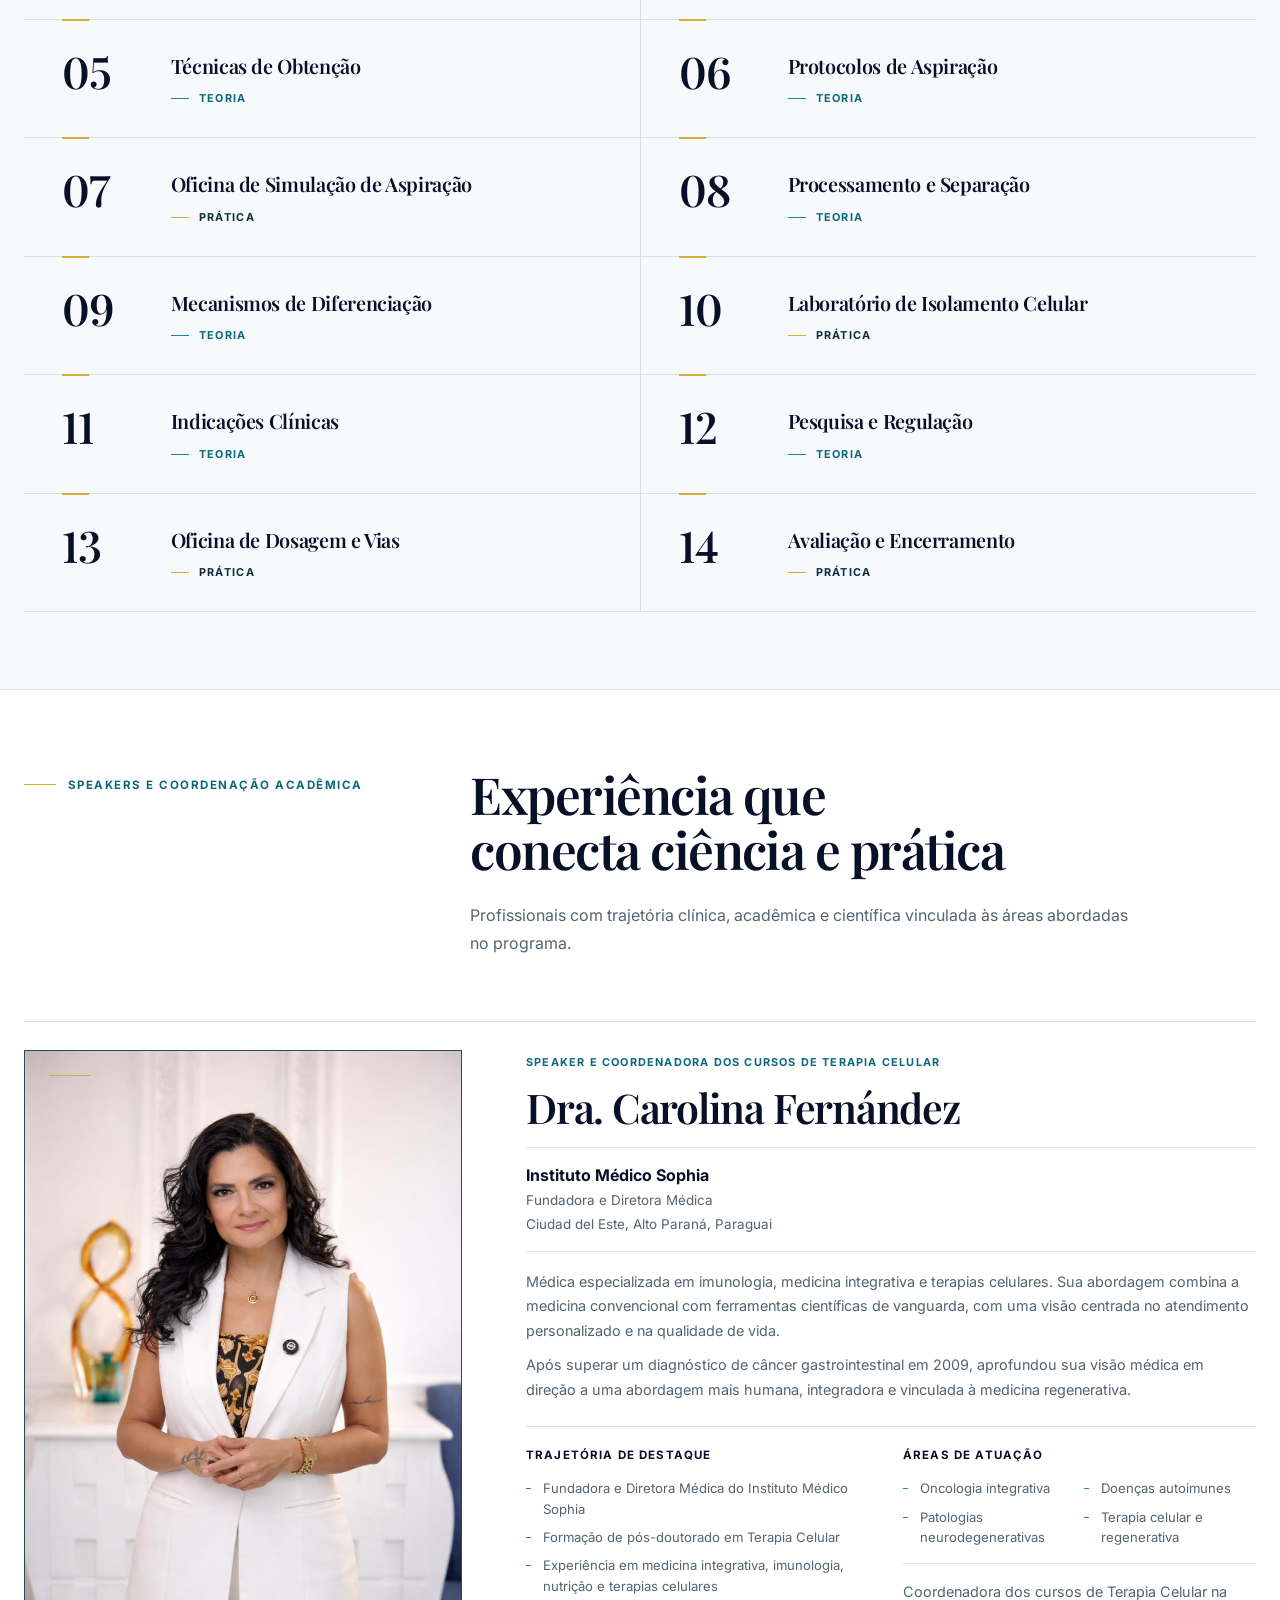
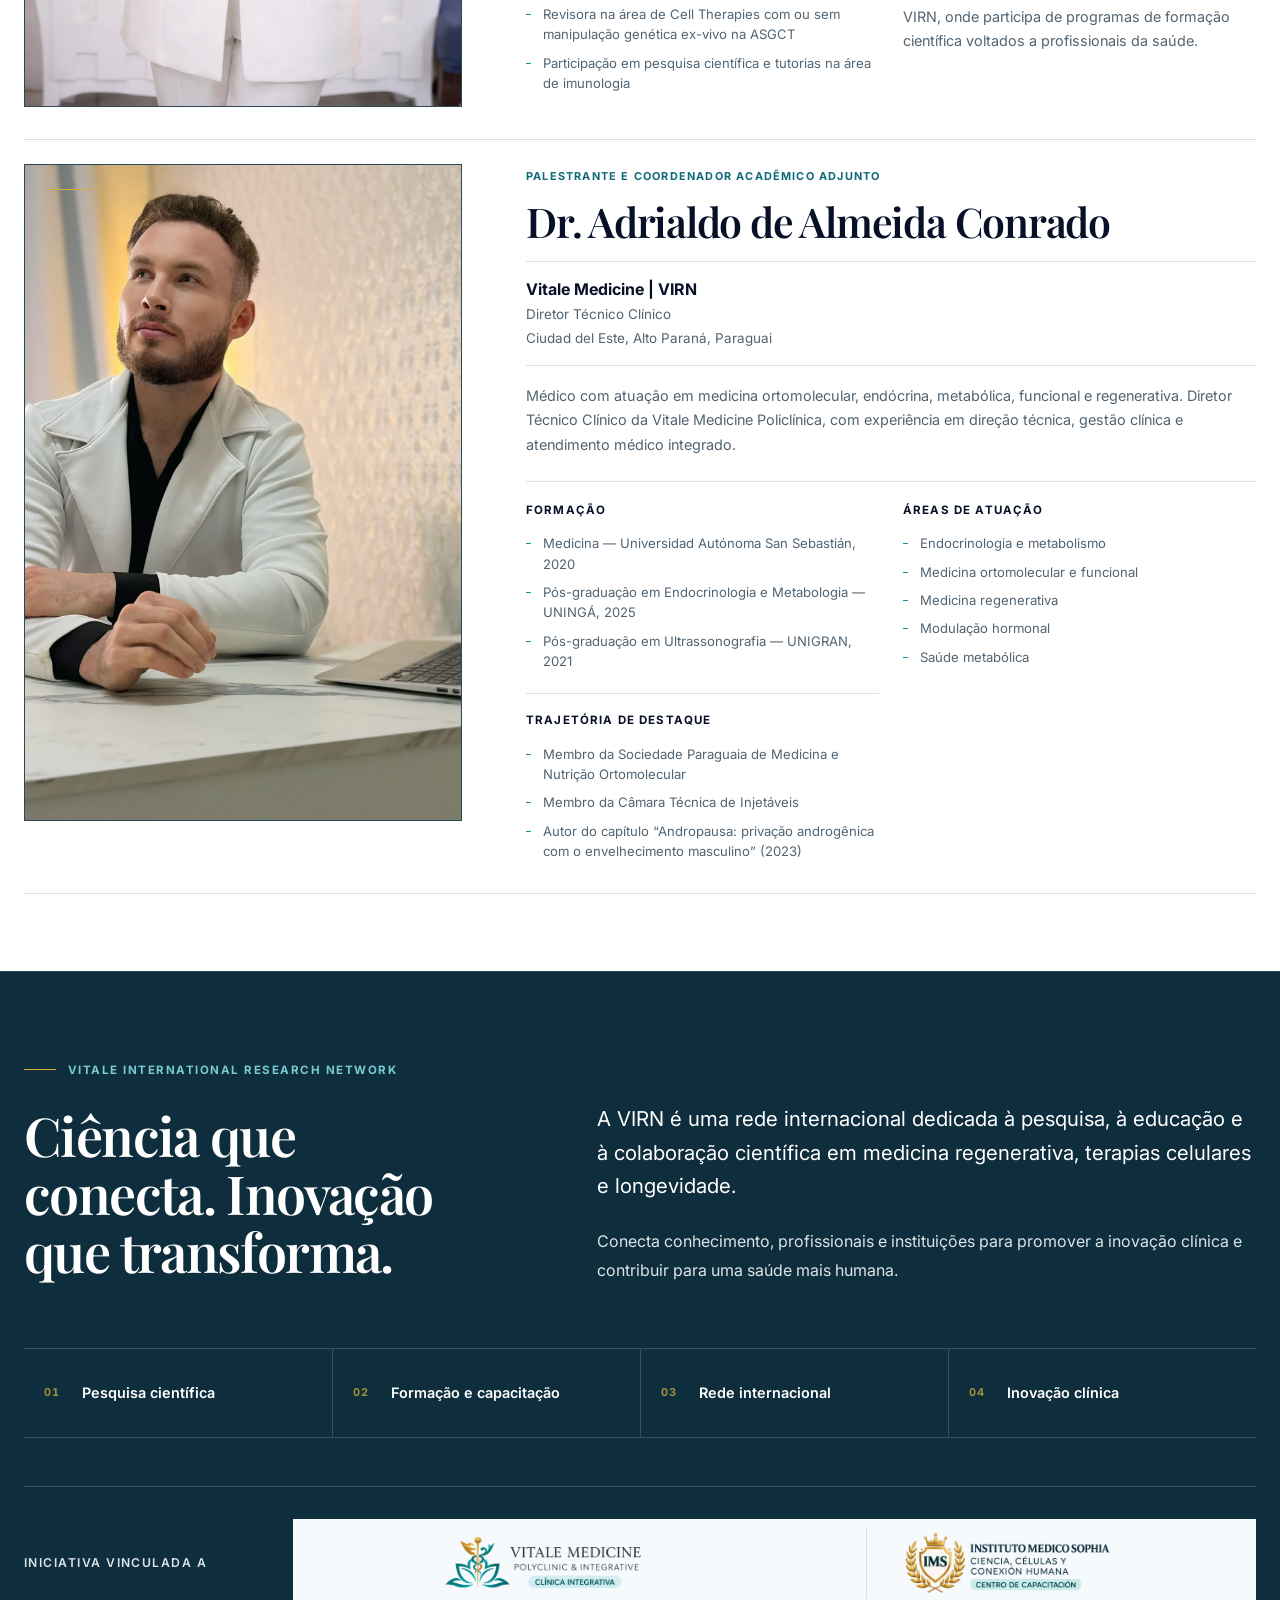
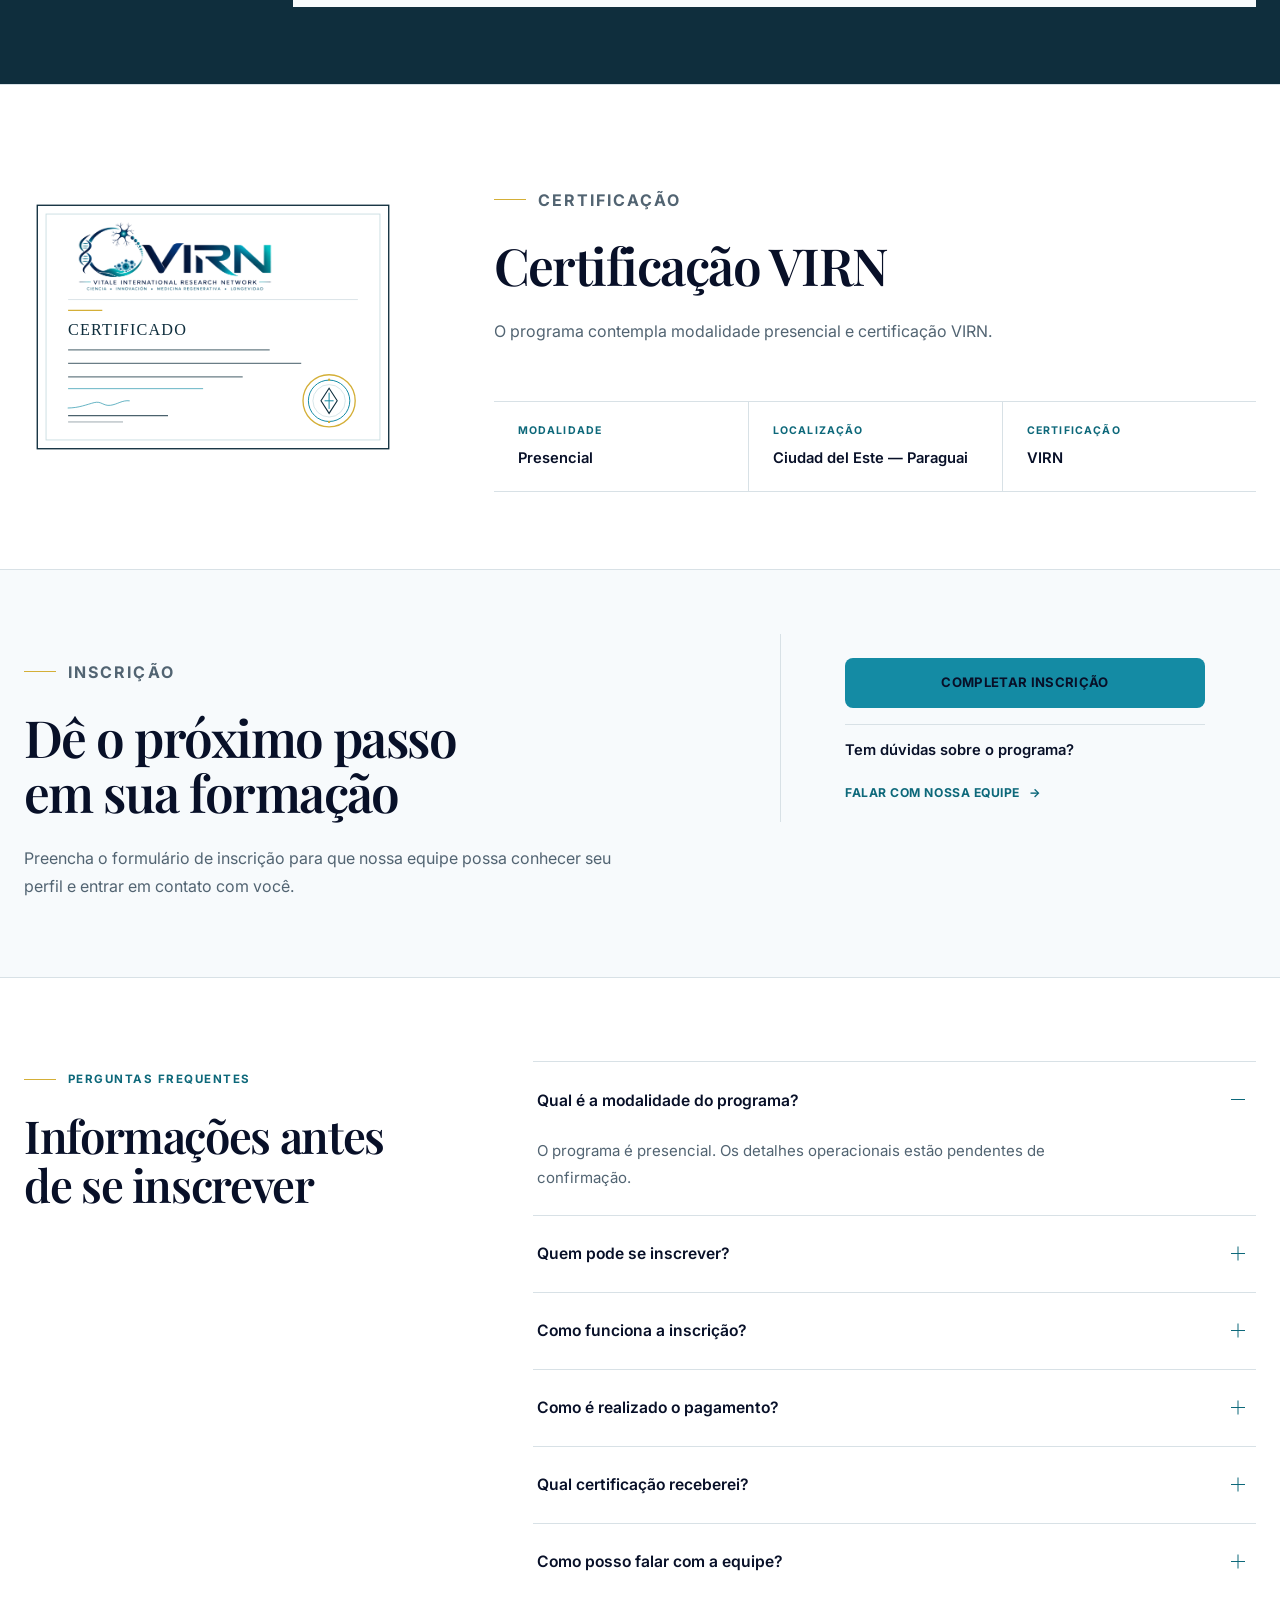
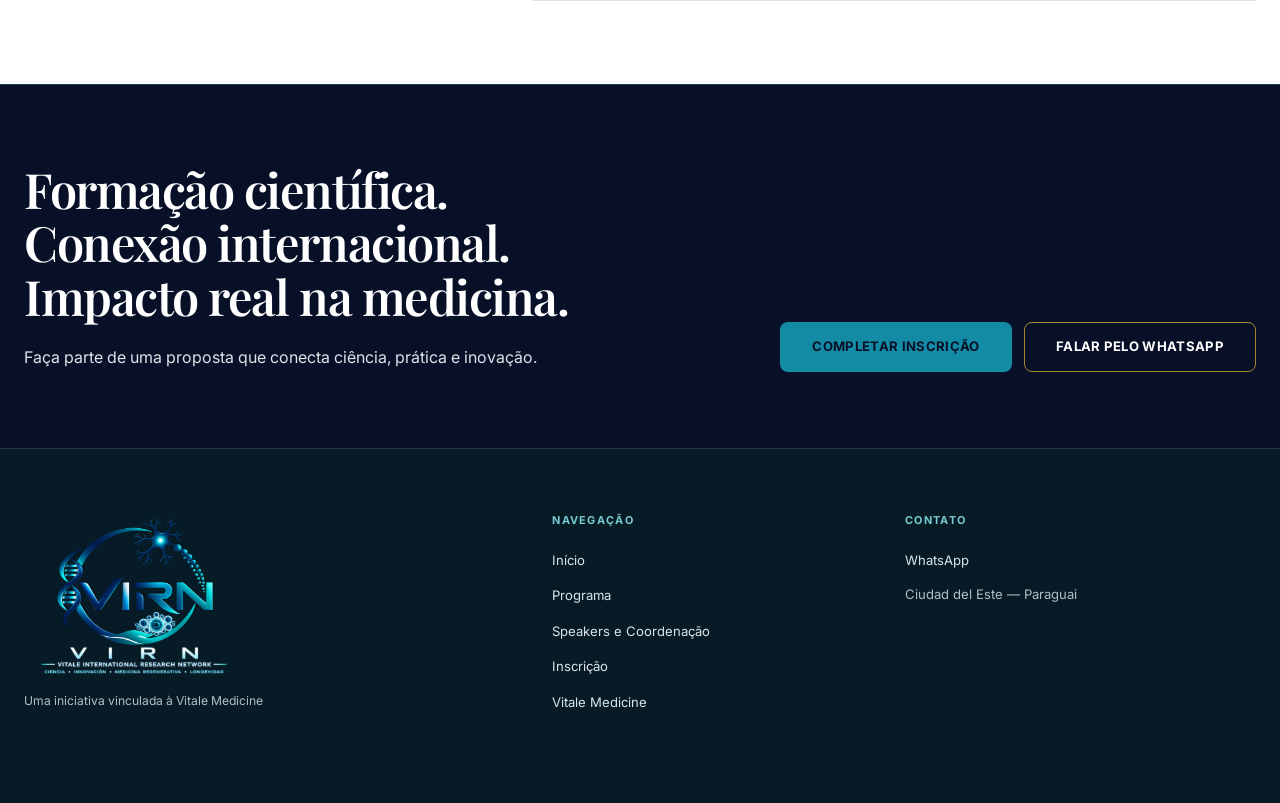
<file: virn/pt.html>
<!DOCTYPE html>
<html lang="pt-BR">
<head>
    <meta charset="UTF-8">
    <meta name="viewport" content="width=device-width, initial-scale=1.0">
    <meta name="description" content="Programa de Terapia Celular e Medicina Regenerativa da VIRN — formação científica vinculada à Vitale Medicine.">
    <title>VIRN | Terapia Celular e Medicina Regenerativa</title>
    <link rel="preconnect" href="https://fonts.googleapis.com">
    <link rel="preconnect" href="https://fonts.gstatic.com" crossorigin>
    <link href="https://fonts.googleapis.com/css2?family=Inter:wght@400;500;600;700&family=Playfair+Display:wght@600;700&display=swap" rel="stylesheet">
    <link rel="icon" type="image/png" href="assets/virn-symbol.png">
    <link rel="preload" as="image" href="assets/virn-dna-poster.jpg" fetchpriority="high">
    <link rel="stylesheet" href="virn.css?v=hero-lab-assets">
</head>
<body>
    <a class="skip-link" href="#main-content">Pular para o conteúdo principal</a>

    <header class="site-header" data-header>
        <div class="site-header__inner">
            <div class="virn-brand" data-logo-slot="official">
                <a class="virn-brand__logo-frame" href="#inicio" aria-label="VIRN — Início">
                    <img src="assets/virn-logo-completo.png" alt="" width="1448" height="1086" decoding="async" fetchpriority="high">
                </a>
            </div>

            <nav class="desktop-nav" aria-label="Navegação principal">
                <a href="#inicio" aria-current="page">Início</a>
                <a href="#programa">Programa</a>
                <a href="https://www.vitalemedicine.com.py/pt.html">Vitale Medicine</a>
            </nav>

            <div class="header-actions">
                <div class="language-switcher" aria-label="Seleção de idioma">
                    <a href="index.html" lang="es">ES</a>
                    <span aria-hidden="true">/</span>
                    <a href="pt.html" lang="pt" aria-current="page">PT</a>
                </div>
                <a class="button button--header" href="https://docs.google.com/forms/d/e/1FAIpQLSdysG_EylQVM3xEJhIUnHSqOKPeY5G3MnH0f3-DwovP5vwmvw/viewform?usp=publish-editor" target="_blank" rel="noopener noreferrer">Inscrever-me</a>
            </div>

            <button class="menu-toggle" type="button" aria-expanded="false" aria-controls="mobile-navigation" aria-label="Abrir navegação" data-menu-toggle>
                <span aria-hidden="true"></span>
                <span aria-hidden="true"></span>
                <span aria-hidden="true"></span>
            </button>
        </div>

        <nav class="mobile-nav" id="mobile-navigation" aria-label="Navegação móvel" hidden data-mobile-nav>
            <div class="mobile-nav__inner">
                <a href="#inicio" aria-current="page">Início</a>
                <a href="#programa">Programa</a>
                <a href="https://www.vitalemedicine.com.py/pt.html">Vitale Medicine</a>
                <div class="mobile-nav__footer">
                    <div class="language-switcher" aria-label="Seleção de idioma">
                        <a href="index.html" lang="es">ES</a>
                        <span aria-hidden="true">/</span>
                        <a href="pt.html" lang="pt" aria-current="page">PT</a>
                    </div>
                    <a class="button button--primary" href="https://docs.google.com/forms/d/e/1FAIpQLSdysG_EylQVM3xEJhIUnHSqOKPeY5G3MnH0f3-DwovP5vwmvw/viewform?usp=publish-editor" target="_blank" rel="noopener noreferrer">Inscrever-me</a>
                </div>
            </div>
        </nav>
    </header>

    <main id="main-content">
        <section class="virn-hero" id="inicio" aria-labelledby="hero-title">
            <div class="virn-hero__inner">
                <div class="virn-hero__content">
                    <p class="virn-hero__eyebrow"><span aria-hidden="true"></span>Programa em destaque</p>
                    <h1 id="hero-title">Terapia Celular e Medicina Regenerativa</h1>
                    <p class="virn-hero__lead">Formação científica para um futuro de novas possibilidades.</p>
                    <p class="virn-hero__description">Um programa integral para compreender os fundamentos, aplicações, processos de pesquisa e critérios de segurança das terapias celulares e da medicina regenerativa, a partir de uma perspectiva científica e clínica.</p>
                    <div class="virn-hero__actions" aria-label="Ações do programa">
                        <a class="button button--primary" href="https://docs.google.com/forms/d/e/1FAIpQLSdysG_EylQVM3xEJhIUnHSqOKPeY5G3MnH0f3-DwovP5vwmvw/viewform?usp=publish-editor" target="_blank" rel="noopener noreferrer">Inscrever-me</a>
                        <a class="button button--secondary" href="#programa">Conhecer o programa</a>
                    </div>
                </div>

                <figure class="virn-hero__visual" role="img" aria-label="Representação animada de uma hélice de DNA">
                    <video class="virn-hero__video" autoplay muted loop playsinline preload="none" poster="assets/virn-dna-poster.jpg" width="1920" height="1080" aria-hidden="true">
                        <source data-src="assets/virn-dna-hero.mp4" type="video/mp4">
                    </video>
                </figure>
            </div>
        </section>

        <section class="course-facts" id="course-info" aria-labelledby="course-facts-title">
            <h2 class="visually-hidden" id="course-facts-title">Informações principais do programa</h2>
            <div class="course-facts__grid">
                <article class="course-fact">
                    <svg viewBox="0 0 24 24" aria-hidden="true"><rect x="3.5" y="5" width="17" height="11" rx="1.5"></rect><path d="M8 20h8M12 16v4"></path></svg>
                    <div><p>Modalidade</p><strong>Presencial</strong></div>
                </article>
                <article class="course-fact">
                    <svg viewBox="0 0 24 24" aria-hidden="true"><path d="M19 10c0 5-7 10-7 10S5 15 5 10a7 7 0 1 1 14 0Z"></path><circle cx="12" cy="10" r="2.2"></circle></svg>
                    <div><p>Localização</p><strong>Ciudad del Este — Paraguai</strong></div>
                </article>
                <article class="course-fact">
                    <svg viewBox="0 0 24 24" aria-hidden="true"><path d="M6 3.5h9l3 3V20.5H6Z"></path><path d="M15 3.5v3h3M9 11h6M9 14.5h5"></path></svg>
                    <div><p>Certificação</p><strong>Certificação VIRN</strong></div>
                </article>
            </div>
        </section>

        <section class="program-overview" id="programa" aria-labelledby="program-title">
            <div class="section-shell">
                <div class="section-intro">
                    <p class="section-eyebrow"><span aria-hidden="true"></span>O programa</p>
                    <div class="section-intro__copy">
                        <h2 id="program-title">Formação com fundamento científico</h2>
                        <p>O programa aborda a terapia celular e a medicina regenerativa a partir de uma perspectiva acadêmica que articula evidências científicas, prática clínica e pesquisa, com atenção permanente à ética e à segurança.</p>
                    </div>
                </div>

                <div class="program-overview__body">
                    <figure class="program-overview__visual" data-asset-status="official">
                        <img src="assets/virn-lab-real-microscopio.jpeg" width="1200" height="1600" loading="lazy" decoding="async" alt="Profissional de laboratório examinando uma amostra no microscópio">
                    </figure>

                    <div class="program-pillars" aria-label="Pilares do programa">
                        <article class="program-pillar">
                            <span class="program-pillar__icon" aria-hidden="true">
                                <svg viewBox="0 0 32 32"><path d="M12 4h8M14 4v8l-7 12.5A2.3 2.3 0 0 0 9 28h14a2.3 2.3 0 0 0 2-3.5L18 12V4"></path><path d="M10.8 21h10.4M13 17h6"></path></svg>
                            </span>
                            <div>
                                <h3>Evidências científicas</h3>
                                <p>Compreensão crítica dos fundamentos que orientam o campo.</p>
                            </div>
                        </article>
                        <article class="program-pillar">
                            <span class="program-pillar__icon" aria-hidden="true">
                                <svg viewBox="0 0 32 32"><circle cx="16" cy="16" r="4"></circle><path d="M16 4v5M16 23v5M4 16h5M23 16h5M7.5 7.5l3.6 3.6M20.9 20.9l3.6 3.6M24.5 7.5l-3.6 3.6M11.1 20.9l-3.6 3.6"></path></svg>
                            </span>
                            <div>
                                <h3>Aplicação clínica e pesquisa</h3>
                                <p>Conexão entre conhecimento, prática clínica e desenvolvimento científico.</p>
                            </div>
                        </article>
                        <article class="program-pillar">
                            <span class="program-pillar__icon" aria-hidden="true">
                                <svg viewBox="0 0 32 32"><path d="M16 3.5 26 7v7.5c0 6.4-4.2 11.2-10 14-5.8-2.8-10-7.6-10-14V7Z"></path><path d="m11.5 16 3 3 6-7"></path></svg>
                            </span>
                            <div>
                                <h3>Ética e segurança</h3>
                                <p>Critérios transversais para uma formação responsável.</p>
                            </div>
                        </article>
                    </div>
                </div>
            </div>
        </section>

        <section class="program-audience" id="publico" aria-labelledby="audience-title">
            <div class="section-shell">
                <div class="section-intro section-intro--audience">
                    <p class="section-eyebrow"><span aria-hidden="true"></span>Para quem é</p>
                    <div class="section-intro__copy">
                        <h2 id="audience-title">Formação dirigida a profissionais da saúde</h2>
                        <p>É dirigido a médicos e profissionais da saúde interessados em ampliar e atualizar sua formação em medicina regenerativa e terapias celulares.</p>
                    </div>
                </div>

                <aside class="audience-note" aria-label="Observação regulatória">
                    <p>A participação em determinadas atividades práticas está sujeita à habilitação profissional e aos critérios acadêmicos e regulatórios correspondentes.</p>
                </aside>
            </div>
        </section>

        <section class="program-curriculum" id="conteudo" aria-labelledby="curriculum-title">
            <div class="section-shell">
                <div class="section-intro section-intro--curriculum">
                    <p class="section-eyebrow"><span aria-hidden="true"></span>Plano de estudos</p>
                    <div class="section-intro__copy">
                        <h2 id="curriculum-title">Estrutura do programa</h2>
                        <p>Um percurso acadêmico que integra fundamentos científicos, obtenção e processamento celular, prática clínica, pesquisa e regulação.</p>
                    </div>
                </div>

                <ol class="curriculum-grid" aria-label="Módulos do programa">
                    <li class="curriculum-module">
                        <p class="curriculum-module__index"><strong>01</strong></p>
                        <div class="curriculum-module__content"><h3>Fundamentos e Origem Celular</h3><p class="curriculum-module__type">Teoria</p></div>
                    </li>
                    <li class="curriculum-module">
                        <p class="curriculum-module__index"><strong>02</strong></p>
                        <div class="curriculum-module__content"><h3>Classificação Celular</h3><p class="curriculum-module__type">Teoria</p></div>
                    </li>
                    <li class="curriculum-module">
                        <p class="curriculum-module__index"><strong>03</strong></p>
                        <div class="curriculum-module__content"><h3>Terreno Biológico</h3><p class="curriculum-module__type">Teoria</p></div>
                    </li>
                    <li class="curriculum-module curriculum-module--practice">
                        <p class="curriculum-module__index"><strong>04</strong></p>
                        <div class="curriculum-module__content"><h3>Oficina Clínica de Terreno Biológico</h3><p class="curriculum-module__type">Prática</p></div>
                    </li>
                    <li class="curriculum-module">
                        <p class="curriculum-module__index"><strong>05</strong></p>
                        <div class="curriculum-module__content"><h3>Técnicas de Obtenção</h3><p class="curriculum-module__type">Teoria</p></div>
                    </li>
                    <li class="curriculum-module">
                        <p class="curriculum-module__index"><strong>06</strong></p>
                        <div class="curriculum-module__content"><h3>Protocolos de Aspiração</h3><p class="curriculum-module__type">Teoria</p></div>
                    </li>
                    <li class="curriculum-module curriculum-module--practice">
                        <p class="curriculum-module__index"><strong>07</strong></p>
                        <div class="curriculum-module__content"><h3>Oficina de Simulação de Aspiração</h3><p class="curriculum-module__type">Prática</p></div>
                    </li>
                    <li class="curriculum-module">
                        <p class="curriculum-module__index"><strong>08</strong></p>
                        <div class="curriculum-module__content"><h3>Processamento e Separação</h3><p class="curriculum-module__type">Teoria</p></div>
                    </li>
                    <li class="curriculum-module">
                        <p class="curriculum-module__index"><strong>09</strong></p>
                        <div class="curriculum-module__content"><h3>Mecanismos de Diferenciação</h3><p class="curriculum-module__type">Teoria</p></div>
                    </li>
                    <li class="curriculum-module curriculum-module--practice">
                        <p class="curriculum-module__index"><strong>10</strong></p>
                        <div class="curriculum-module__content"><h3>Laboratório de Isolamento Celular</h3><p class="curriculum-module__type">Prática</p></div>
                    </li>
                    <li class="curriculum-module">
                        <p class="curriculum-module__index"><strong>11</strong></p>
                        <div class="curriculum-module__content"><h3>Indicações Clínicas</h3><p class="curriculum-module__type">Teoria</p></div>
                    </li>
                    <li class="curriculum-module">
                        <p class="curriculum-module__index"><strong>12</strong></p>
                        <div class="curriculum-module__content"><h3>Pesquisa e Regulação</h3><p class="curriculum-module__type">Teoria</p></div>
                    </li>
                    <li class="curriculum-module curriculum-module--practice">
                        <p class="curriculum-module__index"><strong>13</strong></p>
                        <div class="curriculum-module__content"><h3>Oficina de Dosagem e Vias</h3><p class="curriculum-module__type">Prática</p></div>
                    </li>
                    <li class="curriculum-module curriculum-module--practice">
                        <p class="curriculum-module__index"><strong>14</strong></p>
                        <div class="curriculum-module__content"><h3>Avaliação e Encerramento</h3><p class="curriculum-module__type">Prática</p></div>
                    </li>
                </ol>
            </div>
        </section>

        <section class="program-faculty" id="docentes" aria-labelledby="faculty-title">
            <div class="section-shell">
                <div class="section-intro section-intro--faculty">
                    <p class="section-eyebrow"><span aria-hidden="true"></span>Speakers e Coordenação Acadêmica</p>
                    <div class="section-intro__copy">
                        <h2 id="faculty-title">Experiência que conecta ciência e prática</h2>
                        <p>Profissionais com trajetória clínica, acadêmica e científica vinculada às áreas abordadas no programa.</p>
                    </div>
                </div>

                <article class="speaker-featured speaker-featured--carolina">
                    <figure class="speaker-featured__visual">
                        <img src="assets/speaker-carolina-fernandez-2026.jpg" width="853" height="1280" loading="lazy" decoding="async" alt="Retrato oficial da Dra. Carolina Fernández">
                    </figure>

                    <div class="speaker-featured__content">
                        <p class="speaker-label">Speaker e Coordenadora dos cursos de Terapia Celular</p>
                        <h3>Dra. Carolina Fernández</h3>
                        <div class="speaker-affiliation">
                            <strong>Instituto Médico Sophia</strong>
                            <span>Fundadora e Diretora Médica</span>
                            <span>Ciudad del Este, Alto Paraná, Paraguai</span>
                        </div>

                        <div class="speaker-biography">
                            <p>Médica especializada em imunologia, medicina integrativa e terapias celulares. Sua abordagem combina a medicina convencional com ferramentas científicas de vanguarda, com uma visão centrada no atendimento personalizado e na qualidade de vida.</p>
                            <p>Após superar um diagnóstico de câncer gastrointestinal em 2009, aprofundou sua visão médica em direção a uma abordagem mais humana, integradora e vinculada à medicina regenerativa.</p>
                        </div>

                        <div class="speaker-details">
                            <div>
                                <h4>Trajetória de destaque</h4>
                                <ul>
                                    <li>Fundadora e Diretora Médica do Instituto Médico Sophia</li>
                                    <li>Formação de pós-doutorado em Terapia Celular</li>
                                    <li>Experiência em medicina integrativa, imunologia, nutrição e terapias celulares</li>
                                    <li>Revisora na área de Cell Therapies com ou sem manipulação genética ex-vivo na ASGCT</li>
                                    <li>Participação em pesquisa científica e tutorias na área de imunologia</li>
                                </ul>
                            </div>
                            <div>
                                <h4>Áreas de atuação</h4>
                                <ul class="speaker-focus-list">
                                    <li>Oncologia integrativa</li>
                                    <li>Doenças autoimunes</li>
                                    <li>Patologias neurodegenerativas</li>
                                    <li>Terapia celular e regenerativa</li>
                                </ul>
                                <p class="speaker-coordination">Coordenadora dos cursos de Terapia Celular na VIRN, onde participa de programas de formação científica voltados a profissionais da saúde.</p>
                            </div>
                        </div>
                    </div>
                </article>

                <article class="speaker-featured speaker-featured--adrialdo">
                    <figure class="speaker-featured__visual">
                        <img src="assets/speaker-adrialdo-conrado.jpg" width="960" height="1280" loading="lazy" decoding="async" alt="Retrato oficial do Dr. Adrialdo de Almeida Conrado">
                    </figure>

                    <div class="speaker-featured__content">
                        <p class="speaker-label">Palestrante e Coordenador Acadêmico Adjunto</p>
                        <h3>Dr. Adrialdo de Almeida Conrado</h3>
                        <div class="speaker-affiliation">
                            <strong>Vitale Medicine | VIRN</strong>
                            <span>Diretor Técnico Clínico</span>
                            <span>Ciudad del Este, Alto Paraná, Paraguai</span>
                        </div>

                        <div class="speaker-biography">
                            <p>Médico com atuação em medicina ortomolecular, endócrina, metabólica, funcional e regenerativa. Diretor Técnico Clínico da Vitale Medicine Policlínica, com experiência em direção técnica, gestão clínica e atendimento médico integrado.</p>
                        </div>

                        <div class="speaker-details">
                            <div>
                                <div class="speaker-detail-group">
                                    <h4>Formação</h4>
                                    <ul>
                                        <li>Medicina — Universidad Autónoma San Sebastián, 2020</li>
                                        <li>Pós-graduação em Endocrinologia e Metabologia — UNINGÁ, 2025</li>
                                        <li>Pós-graduação em Ultrassonografia — UNIGRAN, 2021</li>
                                    </ul>
                                </div>
                                <div class="speaker-detail-group">
                                    <h4>Trajetória de destaque</h4>
                                    <ul>
                                        <li>Membro da Sociedade Paraguaia de Medicina e Nutrição Ortomolecular</li>
                                        <li>Membro da Câmara Técnica de Injetáveis</li>
                                        <li>Autor do capítulo “Andropausa: privação androgênica com o envelhecimento masculino” (2023)</li>
                                    </ul>
                                </div>
                            </div>
                            <div>
                                <h4>Áreas de atuação</h4>
                                <ul>
                                    <li>Endocrinologia e metabolismo</li>
                                    <li>Medicina ortomolecular e funcional</li>
                                    <li>Medicina regenerativa</li>
                                    <li>Modulação hormonal</li>
                                    <li>Saúde metabólica</li>
                                </ul>
                            </div>
                        </div>
                    </div>
                </article>
            </div>
        </section>

        <section class="virn-institution" id="virn" aria-labelledby="virn-title">
            <div class="section-shell">
                <div class="virn-institution__layout">
                    <div>
                        <p class="section-eyebrow section-eyebrow--inverse"><span aria-hidden="true"></span>Vitale International Research Network</p>
                        <h2 id="virn-title">Ciência que conecta. Inovação que transforma.</h2>
                    </div>
                    <div class="virn-institution__copy">
                        <p class="virn-institution__lead">A VIRN é uma rede internacional dedicada à pesquisa, à educação e à colaboração científica em medicina regenerativa, terapias celulares e longevidade.</p>
                        <p>Conecta conhecimento, profissionais e instituições para promover a inovação clínica e contribuir para uma saúde mais humana.</p>
                    </div>
                </div>

                <ul class="virn-institution__pillars" aria-label="Eixos de atuação da VIRN">
                    <li><span aria-hidden="true">01</span><strong>Pesquisa científica</strong></li>
                    <li><span aria-hidden="true">02</span><strong>Formação e capacitação</strong></li>
                    <li><span aria-hidden="true">03</span><strong>Rede internacional</strong></li>
                    <li><span aria-hidden="true">04</span><strong>Inovação clínica</strong></li>
                </ul>

                <div class="virn-institution__affiliations">
                    <p>Iniciativa vinculada a</p>
                    <div class="virn-institution__logos">
                        <img src="assets/institution-vitale-medicine.png" width="2048" height="682" loading="lazy" decoding="async" alt="Vitale Medicine">
                        <img src="assets/institution-instituto-medico-sophia.png" width="2048" height="682" loading="lazy" decoding="async" alt="Instituto Médico Sophia">
                    </div>
                </div>
            </div>
        </section>

        <section class="program-certification" id="certificacao" aria-labelledby="certification-title">
            <div class="section-shell certification-layout">
                <div class="certification-symbol" aria-hidden="true">
                    <div class="certification-art">
                        <img class="certification-art__sheet" src="assets/virn-certificado-institucional.svg" alt="" width="400" height="280" loading="lazy" decoding="async">
                        <img class="certification-art__logo" src="assets/virn-logo-horizontal.png" alt="" width="2048" height="682" loading="lazy" decoding="async">
                    </div>
                </div>

                <div class="certification-content">
                    <p class="section-eyebrow"><span aria-hidden="true"></span>Certificação</p>
                    <h2 id="certification-title">Certificação VIRN</h2>
                    <p>O programa contempla modalidade presencial e certificação VIRN.</p>

                    <dl class="certification-facts">
                        <div>
                            <dt>Modalidade</dt>
                            <dd>Presencial</dd>
                        </div>
                        <div>
                            <dt>Localização</dt>
                            <dd>Ciudad del Este — Paraguai</dd>
                        </div>
                        <div>
                            <dt>Certificação</dt>
                            <dd>VIRN</dd>
                        </div>
                    </dl>
                </div>
            </div>
        </section>

        <section class="program-registration" id="inscricao" aria-labelledby="registration-title">
            <div class="section-shell registration-layout">
                <div class="registration-copy">
                    <p class="section-eyebrow"><span aria-hidden="true"></span>Inscrição</p>
                    <h2 id="registration-title">Dê o próximo passo em sua formação</h2>
                    <p>Preencha o formulário de inscrição para que nossa equipe possa conhecer seu perfil e entrar em contato com você.</p>
                </div>

                <div class="registration-actions">
                    <a class="button button--primary registration-primary" href="https://docs.google.com/forms/d/e/1FAIpQLSdysG_EylQVM3xEJhIUnHSqOKPeY5G3MnH0f3-DwovP5vwmvw/viewform?usp=publish-editor" target="_blank" rel="noopener noreferrer">Completar inscrição</a>
                    <div class="registration-help">
                        <p>Tem dúvidas sobre o programa?</p>
                        <a href="https://wa.me/595993296209?text=Ol%C3%A1%2C%20gostaria%20de%20mais%20informa%C3%A7%C3%B5es%20sobre%20a%20VIRN" target="_blank" rel="noopener noreferrer">Falar com nossa equipe <span aria-hidden="true">→</span></a>
                    </div>
                </div>
            </div>
        </section>

        <section class="program-faq" id="faq" aria-labelledby="faq-title">
            <div class="section-shell faq-layout">
                <div class="faq-intro">
                    <p class="section-eyebrow"><span aria-hidden="true"></span>Perguntas frequentes</p>
                    <h2 id="faq-title">Informações antes de se inscrever</h2>
                </div>

                <div class="faq-list">
                    <!-- DADO DO CLIENTE PENDENTE: detalhes operacionais da modalidade presencial. -->
                    <details name="virn-faq" data-content-status="pending" open>
                        <summary><span>Qual é a modalidade do programa?</span><span class="faq-icon" aria-hidden="true"></span></summary>
                        <div class="faq-answer"><p>O programa é presencial. Os detalhes operacionais estão pendentes de confirmação.</p></div>
                    </details>
                    <details name="virn-faq">
                        <summary><span>Quem pode se inscrever?</span><span class="faq-icon" aria-hidden="true"></span></summary>
                        <div class="faq-answer"><p>É dirigido a médicos e profissionais da saúde interessados em ampliar e atualizar sua formação em medicina regenerativa e terapias celulares. A participação em determinadas atividades práticas está sujeita à habilitação profissional e aos critérios acadêmicos e regulatórios correspondentes.</p></div>
                    </details>
                    <details name="virn-faq">
                        <summary><span>Como funciona a inscrição?</span><span class="faq-icon" aria-hidden="true"></span></summary>
                        <div class="faq-answer"><p>A inscrição é realizada pelo formulário vinculado nesta página. Após o preenchimento, a equipe poderá conhecer seu perfil e entrar em contato com você.</p></div>
                    </details>
                    <!-- DADO DO CLIENTE PENDENTE: processo, meios, prazos e condições de pagamento. -->
                    <details name="virn-faq" data-content-status="pending">
                        <summary><span>Como é realizado o pagamento?</span><span class="faq-icon" aria-hidden="true"></span></summary>
                        <div class="faq-answer"><p class="pending-information">Informações sobre o processo de pagamento pendentes de confirmação.</p></div>
                    </details>
                    <!-- DADO DO CLIENTE PENDENTE: detalhes de emissão além da certificação VIRN confirmada. -->
                    <details name="virn-faq" data-content-status="pending">
                        <summary><span>Qual certificação receberei?</span><span class="faq-icon" aria-hidden="true"></span></summary>
                        <div class="faq-answer"><p>O programa contempla certificação VIRN. Os detalhes adicionais de emissão estão pendentes de confirmação.</p></div>
                    </details>
                    <details name="virn-faq">
                        <summary><span>Como posso falar com a equipe?</span><span class="faq-icon" aria-hidden="true"></span></summary>
                        <div class="faq-answer"><p>Você pode escrever para a equipe pelos links de WhatsApp disponíveis nesta página.</p></div>
                    </details>
                </div>
            </div>
        </section>

        <section class="final-cta" aria-labelledby="final-cta-title">
            <div class="section-shell final-cta__inner">
                <div>
                    <h2 id="final-cta-title">Formação científica. Conexão internacional. Impacto real na medicina.</h2>
                    <p>Faça parte de uma proposta que conecta ciência, prática e inovação.</p>
                </div>
                <div class="final-cta__actions" aria-label="Ações finais do programa">
                    <a class="button button--primary" href="https://docs.google.com/forms/d/e/1FAIpQLSdysG_EylQVM3xEJhIUnHSqOKPeY5G3MnH0f3-DwovP5vwmvw/viewform?usp=publish-editor" target="_blank" rel="noopener noreferrer">Completar inscrição</a>
                    <a class="button button--secondary" href="https://wa.me/595993296209?text=Ol%C3%A1%2C%20gostaria%20de%20mais%20informa%C3%A7%C3%B5es%20sobre%20a%20VIRN" target="_blank" rel="noopener noreferrer">Falar pelo WhatsApp</a>
                </div>
            </div>
        </section>
    </main>

    <footer class="site-footer">
        <div class="section-shell footer-grid">
            <div class="footer-brand">
                <span class="footer-brand__logo-frame">
                    <img src="assets/virn-logo-completo.png" alt="VIRN — Vitale International Research Network" width="1448" height="1086" loading="lazy" decoding="async">
                </span>
                <span>Uma iniciativa vinculada à Vitale Medicine</span>
            </div>

            <nav class="footer-nav" aria-label="Navegação do rodapé">
                <h2>Navegação</h2>
                <ul>
                    <li><a href="#inicio">Início</a></li>
                    <li><a href="#programa">Programa</a></li>
                    <li><a href="#docentes">Speakers e Coordenação</a></li>
                    <li><a href="#inscricao">Inscrição</a></li>
                    <li><a href="https://www.vitalemedicine.com.py/pt.html">Vitale Medicine</a></li>
                </ul>
            </nav>

            <div class="footer-contact">
                <h2>Contato</h2>
                <a href="https://wa.me/595993296209?text=Ol%C3%A1%2C%20gostaria%20de%20mais%20informa%C3%A7%C3%B5es%20sobre%20a%20VIRN" target="_blank" rel="noopener noreferrer">WhatsApp</a>
                <p>Ciudad del Este — Paraguai</p>
                <!-- INSTAGRAM: substituir este placeholder por um link quando a URL oficial estiver confirmada. -->
                <span class="footer-social-placeholder" data-content-status="pending" hidden>Instagram</span>
            </div>
        </div>
    </footer>

    <a class="floating-whatsapp" href="https://wa.me/595993296209?text=Ol%C3%A1%2C%20gostaria%20de%20mais%20informa%C3%A7%C3%B5es%20sobre%20a%20VIRN" target="_blank" rel="noopener noreferrer" aria-label="WhatsApp — Falar com nossa equipe">
        <svg viewBox="0 0 24 24" aria-hidden="true" focusable="false">
            <path d="M5.1 18.2 3.8 21l3.2-1A8.4 8.4 0 1 0 5.1 18.2Z" />
            <path d="M8.2 11.8h.01M12 11.8h.01M15.8 11.8h.01" />
        </svg>
    </a>

    <script src="virn.js?v=hero-lab-assets" defer></script>
</body>
</html>
</file>
<file: virn/virn.css>
:root {
    --virn-navy: #081028;
    --virn-deep: #0f2e3d;
    --virn-teal: #148ba4;
    --virn-teal-accent: #22d3c5;
    --virn-gold: #d4af37;
    --virn-light: #f7fafc;
    --virn-white: #ffffff;
    --virn-ink: #101d2f;
    --virn-muted: #526472;
    --virn-border: #d8e1e6;
    --vitale-green: #5db5a4;
    --font-display: "Playfair Display", Georgia, serif;
    --font-ui: "Inter", Arial, sans-serif;
    --container: 1280px;
    --header-height: 128px;
    --focus: #22d3c5;
    --ease: cubic-bezier(0.2, 0, 0, 1);
}

*,
*::before,
*::after {
    box-sizing: border-box;
}

html {
    scroll-behavior: smooth;
    scroll-padding-top: var(--header-height);
}

body {
    margin: 0;
    min-width: 0;
    background: var(--virn-light);
    color: var(--virn-ink);
    font-family: var(--font-ui);
    font-size: 16px;
    line-height: 1.6;
    overflow-wrap: break-word;
}

body.menu-open {
    overflow: hidden;
}

a {
    color: inherit;
    text-decoration-thickness: 1px;
    text-underline-offset: 0.22em;
}

button,
a {
    -webkit-tap-highlight-color: transparent;
}

button,
.button {
    touch-action: manipulation;
}

::selection {
    background: var(--virn-teal-accent);
    color: var(--virn-navy);
}

:focus-visible {
    outline: 3px solid var(--focus);
    outline-offset: 4px;
}

.skip-link {
    position: fixed;
    top: 12px;
    left: 16px;
    z-index: 100;
    padding: 10px 14px;
    border-radius: 8px;
    background: var(--virn-white);
    color: var(--virn-navy);
    font-weight: 700;
    transform: translateY(-160%);
    transition: transform 180ms var(--ease);
}

.skip-link:focus {
    transform: translateY(0);
}

.visually-hidden {
    position: absolute;
    width: 1px;
    height: 1px;
    padding: 0;
    margin: -1px;
    overflow: hidden;
    clip: rect(0, 0, 0, 0);
    white-space: nowrap;
    border: 0;
}

.site-header {
    position: sticky;
    top: 0;
    z-index: 30;
    height: var(--header-height);
    border-bottom: 1px solid var(--virn-border);
    background: var(--virn-white);
}

.site-header__inner {
    display: flex;
    align-items: center;
    width: min(100% - 48px, var(--container));
    height: 100%;
    margin-inline: auto;
    gap: 32px;
}

.virn-brand {
    display: inline-flex;
    align-items: center;
    flex: 0 0 auto;
    gap: 0;
    color: var(--virn-navy);
    text-decoration: none;
}

.virn-brand__logo-frame {
    display: block;
    flex: 0 0 156px;
    width: 156px;
    height: 117px;
}

.virn-brand__logo-frame img {
    display: block;
    width: 100%;
    height: 100%;
    object-fit: contain;
}

.desktop-nav {
    display: flex;
    align-items: center;
    justify-content: center;
    flex: 1 1 auto;
    gap: clamp(18px, 2.2vw, 36px);
}

.desktop-nav a {
    position: relative;
    padding-block: 12px;
    color: var(--virn-ink);
    font-size: 0.84rem;
    font-weight: 600;
    text-decoration: none;
    white-space: nowrap;
}

.desktop-nav a::after {
    position: absolute;
    right: 0;
    bottom: 7px;
    left: 0;
    height: 1px;
    background: var(--virn-teal);
    content: "";
    transform: scaleX(0);
    transform-origin: right;
    transition: transform 200ms var(--ease);
}

.desktop-nav a[aria-current="page"]::after {
    transform: scaleX(1);
}

.header-actions {
    display: flex;
    align-items: center;
    flex: 0 0 auto;
    gap: 20px;
}

.language-switcher {
    display: flex;
    align-items: center;
    gap: 7px;
    color: var(--virn-muted);
    font-size: 0.75rem;
    font-weight: 700;
}

.language-switcher a {
    min-width: 24px;
    padding-block: 10px;
    text-align: center;
    text-decoration: none;
}

.language-switcher a[aria-current="page"] {
    color: #0d687a;
    text-decoration: underline;
    text-decoration-thickness: 2px;
}

.button {
    display: inline-flex;
    align-items: center;
    justify-content: center;
    min-height: 50px;
    padding: 12px 24px;
    border: 1px solid transparent;
    border-radius: 8px;
    font-size: 0.82rem;
    font-weight: 700;
    line-height: 1.2;
    letter-spacing: 0.025em;
    text-align: center;
    text-decoration: none;
    text-transform: uppercase;
    transition: background-color 200ms var(--ease), border-color 200ms var(--ease), color 200ms var(--ease), transform 160ms var(--ease);
}

.button:active {
    transform: scale(0.985);
}

.button--header {
    min-height: 46px;
    padding-inline: 20px;
    background: var(--virn-deep);
    color: var(--virn-white);
}

.button--primary {
    background: var(--virn-teal);
    color: var(--virn-navy);
}

.button--secondary {
    border-color: rgba(212, 175, 55, 0.75);
    background: transparent;
    color: var(--virn-white);
}

.menu-toggle,
.mobile-nav {
    display: none;
}

.virn-hero {
    background: var(--virn-navy);
    color: var(--virn-white);
}

.virn-hero__inner {
    display: grid;
    grid-template-columns: minmax(0, 58fr) minmax(380px, 42fr);
    width: min(100%, 1440px);
    min-height: min(680px, calc(100dvh - var(--header-height)));
    margin-inline: auto;
}

.virn-hero__content {
    display: flex;
    flex-direction: column;
    justify-content: center;
    min-width: 0;
    padding: clamp(56px, 6vw, 84px) clamp(32px, 5.4vw, 78px);
}

.virn-hero__eyebrow {
    display: flex;
    align-items: center;
    gap: 12px;
    margin: 0 0 22px;
    color: var(--virn-gold);
    font-size: 0.74rem;
    font-weight: 700;
    line-height: 1.4;
    letter-spacing: 0.13em;
    text-transform: uppercase;
}

.virn-hero__eyebrow span {
    width: 38px;
    height: 1px;
    background: currentColor;
}

.virn-hero h1 {
    max-width: 12.5ch;
    margin: 0;
    color: var(--virn-white);
    font-family: var(--font-display);
    font-size: clamp(2.7rem, 4.7vw, 4.75rem);
    font-weight: 600;
    line-height: 1.04;
    letter-spacing: -0.035em;
    text-wrap: balance;
}

.virn-hero__lead {
    max-width: 30ch;
    margin: 28px 0 0;
    color: #8ed9dc;
    font-size: clamp(1.12rem, 1.5vw, 1.35rem);
    font-weight: 600;
    line-height: 1.42;
}

.virn-hero__description {
    max-width: 64ch;
    margin: 18px 0 0;
    color: #ced9df;
    font-size: 0.98rem;
    line-height: 1.7;
}

.virn-hero__actions {
    display: flex;
    flex-wrap: wrap;
    gap: 14px;
    margin-top: 34px;
}

.virn-hero__actions .button {
    min-width: 190px;
}

.virn-hero__visual {
    position: relative;
    min-width: 0;
    min-height: 100%;
    margin: 0;
    overflow: hidden;
    border-left: 1px solid rgba(34, 211, 197, 0.18);
    background: var(--virn-deep);
}

.virn-hero__visual video {
    display: block;
    width: 100%;
    height: 100%;
    object-fit: cover;
    object-position: 61% center;
}

.asset-status-label {
    position: absolute;
    right: 16px;
    bottom: 14px;
    max-width: calc(100% - 32px);
    padding: 6px 9px;
    border: 1px solid rgba(247, 250, 252, 0.26);
    border-radius: 4px;
    background: rgba(8, 16, 40, 0.88);
    color: #e4ecef;
    font-size: 0.6875rem;
    font-weight: 600;
    line-height: 1.3;
    letter-spacing: 0.025em;
}

[data-asset-status="official"] > .asset-status-label {
    display: none;
}

.course-facts {
    border-bottom: 1px solid var(--virn-border);
    background: var(--virn-white);
}

.course-facts__grid {
    display: grid;
    grid-template-columns: repeat(3, minmax(0, 1fr));
    width: min(100% - 48px, var(--container));
    margin-inline: auto;
}

.course-fact {
    display: grid;
    grid-template-columns: 32px minmax(0, 1fr);
    align-items: center;
    min-width: 0;
    min-height: 126px;
    margin: 0;
    padding: 26px clamp(18px, 2.4vw, 32px);
}

.course-fact + .course-fact {
    border-left: 1px solid var(--virn-border);
}

.course-fact svg {
    width: 24px;
    height: 24px;
    fill: none;
    stroke: #0d687a;
    stroke-linecap: round;
    stroke-linejoin: round;
    stroke-width: 1.5;
}

.course-fact p {
    margin: 0 0 4px;
    color: var(--virn-muted);
    font-size: 0.7rem;
    font-weight: 700;
    line-height: 1.35;
    letter-spacing: 0.09em;
    text-transform: uppercase;
}

.course-fact strong {
    display: block;
    color: var(--virn-navy);
    font-size: clamp(0.88rem, 1.2vw, 1rem);
    font-weight: 600;
    line-height: 1.4;
}

.section-shell {
    width: min(100% - 48px, var(--container));
    margin-inline: auto;
}

.program-overview {
    padding-block: clamp(68px, 7vw, 96px);
}

.program-overview {
    border-bottom: 1px solid var(--virn-border);
    background: var(--virn-light);
}

.program-audience {
    padding-block: clamp(56px, 5vw, 68px) clamp(40px, 3vw, 44px);
    background: var(--virn-white);
}

.section-intro {
    display: grid;
    grid-template-columns: minmax(180px, 0.32fr) minmax(0, 0.68fr);
    gap: clamp(32px, 6vw, 80px);
    align-items: start;
}

.section-eyebrow {
    display: flex;
    align-items: center;
    gap: 12px;
    margin: 10px 0 0;
    color: #0d687a;
    font-size: 0.72rem;
    font-weight: 700;
    line-height: 1.4;
    letter-spacing: 0.13em;
    text-transform: uppercase;
}

.section-eyebrow span {
    flex: 0 0 32px;
    width: 32px;
    height: 1px;
    background: var(--virn-gold);
}

.section-intro__copy h2 {
    max-width: 17ch;
    margin: 0;
    color: var(--virn-navy);
    font-family: var(--font-display);
    font-size: clamp(2.3rem, 4vw, 3.65rem);
    font-weight: 600;
    line-height: 1.08;
    letter-spacing: -0.03em;
    text-wrap: balance;
}

.section-intro__copy > p {
    max-width: 68ch;
    margin: 24px 0 0;
    color: var(--virn-muted);
    font-size: 1rem;
    line-height: 1.75;
}

.program-overview__body {
    display: grid;
    grid-template-columns: minmax(0, 7fr) minmax(340px, 5fr);
    gap: clamp(42px, 6vw, 78px);
    align-items: stretch;
    margin-top: clamp(44px, 5vw, 60px);
}

.program-overview__visual {
    position: relative;
    min-width: 0;
    margin: 0;
    overflow: hidden;
    border: 1px solid #cad8df;
    border-radius: 8px;
    background: #e7eef2;
}

.program-overview__visual::after {
    position: absolute;
    top: 0;
    bottom: 0;
    left: 0;
    width: 4px;
    background: var(--virn-teal);
    content: "";
}

.program-overview__visual img {
    display: block;
    width: 100%;
    height: 100%;
    min-height: 460px;
    object-fit: cover;
    object-position: 52% 18%;
}

.program-pillars {
    display: grid;
    align-content: center;
}

.program-pillar {
    display: grid;
    grid-template-columns: 50px minmax(0, 1fr);
    gap: 20px;
    padding-block: 28px;
    border-top: 1px solid var(--virn-border);
}

.program-pillar:last-child {
    border-bottom: 1px solid var(--virn-border);
}

.program-pillar__icon {
    display: inline-flex;
    align-items: center;
    justify-content: center;
    width: 46px;
    height: 46px;
    border: 1px solid #b8cbd2;
    border-radius: 50%;
    color: #0d687a;
}

.program-pillar__icon svg,
.audience-item svg {
    width: 27px;
    height: 27px;
    fill: none;
    stroke: currentColor;
    stroke-linecap: round;
    stroke-linejoin: round;
    stroke-width: 1.5;
}

.program-pillar h3 {
    margin: 0;
    color: var(--virn-navy);
    font-size: 1.04rem;
    font-weight: 700;
    line-height: 1.35;
}

.program-pillar p {
    margin: 8px 0 0;
    color: var(--virn-muted);
    font-size: 0.92rem;
    line-height: 1.65;
}

.section-intro--audience .section-intro__copy h2 {
    max-width: 21ch;
}

.audience-note {
    display: grid;
    grid-template-columns: minmax(180px, 0.32fr) minmax(0, 0.68fr);
    gap: clamp(32px, 6vw, 80px);
    align-items: start;
    margin-top: clamp(28px, 3vw, 36px);
    padding-top: 20px;
    border-top: 1px solid var(--virn-border);
}

.audience-note p {
    grid-column: 2;
    max-width: 74ch;
    margin: 0;
    color: var(--virn-muted);
    font-size: 0.9rem;
    line-height: 1.7;
}

.audience-list {
    display: grid;
    grid-template-columns: repeat(3, minmax(0, 1fr));
    margin: clamp(44px, 5vw, 56px) 0 0;
    padding: 0;
    border-block: 1px solid var(--virn-border);
    list-style: none;
}

.audience-item {
    display: grid;
    grid-template-columns: 34px minmax(0, 1fr);
    gap: 18px;
    align-items: center;
    min-width: 0;
    min-height: 108px;
    padding: 28px clamp(22px, 3vw, 38px);
    border-top: 1px solid var(--virn-border);
    border-left: 1px solid var(--virn-border);
    color: #0d687a;
}

.audience-item:nth-child(-n + 3) {
    border-top: 0;
}

.audience-item:nth-child(3n + 1) {
    border-left: 0;
}

.audience-item h3 {
    margin: 0;
    color: var(--virn-navy);
    font-size: 1rem;
    font-weight: 600;
    line-height: 1.4;
}

.program-curriculum {
    padding-block: clamp(72px, 7vw, 96px) clamp(64px, 6vw, 84px);
    border-top: 1px solid var(--virn-border);
    background: var(--virn-light);
}

.section-intro--curriculum .section-intro__copy h2 {
    max-width: 16ch;
}

.curriculum-grid {
    display: grid;
    grid-template-columns: repeat(2, minmax(0, 1fr));
    margin: clamp(48px, 5vw, 64px) 0 0;
    padding: 0;
    border-block: 1px solid var(--virn-border);
    list-style: none;
}

.curriculum-module {
    position: relative;
    display: grid;
    grid-template-columns: minmax(68px, 0.18fr) minmax(0, 1fr);
    gap: clamp(20px, 2.4vw, 32px);
    align-items: start;
    min-width: 0;
    padding: 30px clamp(24px, 3vw, 40px) 32px;
    border-top: 1px solid var(--virn-border);
    border-left: 1px solid var(--virn-border);
}

.curriculum-module:nth-child(-n + 2) {
    border-top: 0;
}

.curriculum-module:nth-child(odd) {
    border-left: 0;
}

.curriculum-module::before {
    position: absolute;
    top: -1px;
    left: clamp(24px, 3vw, 40px);
    width: 44px;
    height: 2px;
    background: var(--virn-gold);
    content: "";
    transform: scaleX(0.62);
    transform-origin: left;
    transition: background-color 220ms var(--ease), transform 220ms var(--ease);
}

.curriculum-module__index {
    margin: 0;
}

.curriculum-module__index strong {
    color: var(--virn-navy);
    font-family: var(--font-display);
    font-size: clamp(2.6rem, 3.4vw, 3.2rem);
    font-weight: 600;
    font-variant-numeric: lining-nums tabular-nums;
    line-height: 1;
    letter-spacing: -0.04em;
    transition: color 220ms var(--ease);
}

.curriculum-module__content {
    min-width: 0;
    padding-top: 4px;
}

.curriculum-module h3 {
    max-width: 30ch;
    margin: 0;
    color: var(--virn-navy);
    font-family: var(--font-display);
    font-size: clamp(1.2rem, 1.55vw, 1.48rem);
    font-weight: 600;
    line-height: 1.28;
    letter-spacing: -0.018em;
    text-wrap: balance;
}

.curriculum-module__type {
    display: flex;
    gap: 10px;
    align-items: center;
    margin: 13px 0 0;
    color: #0d687a;
    font-size: 0.68rem;
    font-weight: 700;
    line-height: 1.2;
    letter-spacing: 0.12em;
    text-transform: uppercase;
}

.curriculum-module__type::before {
    width: 18px;
    height: 1px;
    background: var(--virn-teal);
    content: "";
}

.curriculum-module--practice .curriculum-module__type {
    color: var(--virn-deep);
}

.curriculum-module--practice .curriculum-module__type::before {
    background: var(--virn-gold);
    content: "";
}

.program-faculty {
    padding-block: clamp(64px, 6vw, 88px) clamp(56px, 6vw, 80px);
    border-top: 1px solid var(--virn-border);
    background: var(--virn-white);
}

.section-intro--faculty .section-intro__copy h2 {
    max-width: 18ch;
}

.faculty-grid {
    display: grid;
    grid-template-columns: repeat(3, minmax(0, 1fr));
    margin-top: clamp(52px, 6vw, 72px);
    border-block: 1px solid var(--virn-border);
}

.faculty-profile {
    min-width: 0;
    margin: 0;
    padding: 32px clamp(24px, 3vw, 38px) 38px;
}

.faculty-profile + .faculty-profile {
    border-left: 1px solid var(--virn-border);
}

.faculty-profile__visual {
    position: relative;
    aspect-ratio: 4 / 5;
    min-width: 0;
    overflow: hidden;
    border: 1px solid #294957;
    background: var(--virn-deep);
}

.faculty-profile__visual::before {
    position: absolute;
    top: 24px;
    left: 24px;
    z-index: 1;
    width: 42px;
    height: 1px;
    background: var(--virn-gold);
    content: "";
}

.faculty-profile__visual > img {
    display: block;
    width: 100%;
    height: 100%;
    object-fit: cover;
}

.faculty-profile__visual:has(> img)::after {
    position: absolute;
    right: 12px;
    bottom: 12px;
    z-index: 2;
    padding: 5px 7px;
    background: rgba(8, 16, 40, 0.48);
    color: rgba(247, 250, 252, 0.72);
    content: attr(data-faculty-number);
    font-size: 0.62rem;
    font-weight: 600;
    line-height: 1;
    letter-spacing: 0.12em;
    pointer-events: none;
}

.faculty-profile__placeholder {
    position: relative;
    display: grid;
    place-items: center;
    width: 100%;
    height: 100%;
    padding: 44px 30px;
    border-left: 4px solid var(--virn-teal);
    color: #dce8eb;
    text-align: center;
}

.faculty-profile__placeholder::after {
    position: absolute;
    right: 18px;
    bottom: 18px;
    width: 26px;
    height: 26px;
    border-right: 1px solid rgba(34, 211, 197, 0.42);
    border-bottom: 1px solid rgba(34, 211, 197, 0.42);
    content: "";
}

.faculty-profile__placeholder span {
    position: absolute;
    top: 18px;
    right: 22px;
    color: rgba(247, 250, 252, 0.14);
    font-family: var(--font-display);
    font-size: clamp(2.9rem, 4.4vw, 4rem);
    font-weight: 600;
    line-height: 1;
}

.faculty-profile__placeholder p {
    max-width: 23ch;
    margin: 0;
    font-size: 0.72rem;
    font-weight: 600;
    line-height: 1.65;
    letter-spacing: 0.1em;
}

.faculty-profile figcaption {
    padding: 28px 2px 0;
}

.faculty-profile h3 {
    margin: 0;
    color: var(--virn-navy);
    font-family: var(--font-display);
    font-size: clamp(1.45rem, 2vw, 1.7rem);
    font-weight: 600;
    line-height: 1.25;
    letter-spacing: -0.018em;
    overflow-wrap: anywhere;
}

.faculty-profile__role {
    margin: 14px 0 0;
    color: #0d687a;
    font-size: 0.7rem;
    font-weight: 700;
    line-height: 1.5;
    letter-spacing: 0.1em;
}

.faculty-profile__bio {
    margin: 18px 0 0;
    padding-top: 18px;
    border-top: 1px solid var(--virn-border);
    color: var(--virn-muted);
    font-size: 0.92rem;
    line-height: 1.65;
}

.speaker-featured {
    display: grid;
    grid-template-columns: minmax(300px, 4.5fr) minmax(0, 7.5fr);
    gap: clamp(36px, 5vw, 64px);
    align-items: start;
    margin-top: clamp(44px, 5vw, 64px);
    padding-block: 28px 32px;
    border-block: 1px solid var(--virn-border);
}

.speaker-featured__visual {
    position: relative;
    aspect-ratio: 2 / 3;
    min-width: 0;
    margin: 0;
    overflow: hidden;
    border: 1px solid #294957;
    background: #050607;
}

.speaker-featured__visual::before {
    position: absolute;
    top: 24px;
    left: 24px;
    z-index: 1;
    width: 42px;
    height: 1px;
    background: var(--virn-gold);
    content: "";
}

.speaker-featured__visual img {
    display: block;
    width: 100%;
    height: 100%;
    object-fit: cover;
    object-position: center 22%;
}

.speaker-featured__content {
    min-width: 0;
    padding-top: 4px;
}

.speaker-label {
    margin: 0;
    color: #0d687a;
    font-size: 0.68rem;
    font-weight: 700;
    line-height: 1.5;
    letter-spacing: 0.11em;
    text-transform: uppercase;
}

.speaker-featured h3 {
    margin: 14px 0 0;
    color: var(--virn-navy);
    font-family: var(--font-display);
    font-size: clamp(2rem, 3.2vw, 3rem);
    font-weight: 600;
    line-height: 1.08;
    letter-spacing: -0.03em;
    text-wrap: balance;
}

.speaker-affiliation {
    display: grid;
    gap: 3px;
    margin-top: 18px;
    padding-block: 16px;
    border-block: 1px solid var(--virn-border);
}

.speaker-affiliation strong {
    color: var(--virn-navy);
    font-size: 1rem;
    line-height: 1.45;
}

.speaker-affiliation span {
    color: var(--virn-muted);
    font-size: 0.84rem;
    line-height: 1.55;
}

.speaker-biography {
    display: grid;
    gap: 10px;
    margin-top: 18px;
}

.speaker-biography p,
.speaker-coordination {
    margin: 0;
    color: var(--virn-muted);
    font-size: 0.9rem;
    line-height: 1.7;
}

.speaker-details {
    display: grid;
    grid-template-columns: minmax(0, 1fr) minmax(0, 1fr);
    gap: 24px;
    margin-top: 24px;
    padding-top: 20px;
    border-top: 1px solid var(--virn-border);
}

.speaker-details h4 {
    margin: 0 0 14px;
    color: var(--virn-navy);
    font-size: 0.72rem;
    font-weight: 700;
    line-height: 1.5;
    letter-spacing: 0.1em;
    text-transform: uppercase;
}

.speaker-details ul {
    display: grid;
    gap: 8px;
    margin: 0;
    padding: 0;
    color: var(--virn-muted);
    font-size: 0.82rem;
    line-height: 1.55;
    list-style: none;
}

.speaker-details li {
    display: grid;
    grid-template-columns: 9px minmax(0, 1fr);
    gap: 8px;
}

.speaker-details li::before {
    width: 5px;
    height: 1px;
    margin-top: 0.75em;
    background: var(--virn-teal);
    content: "";
}

.speaker-focus-list {
    grid-template-columns: repeat(2, minmax(0, 1fr));
}

.speaker-coordination {
    margin-top: 16px;
    padding-top: 16px;
    border-top: 1px solid var(--virn-border);
}

.speaker-featured--adrialdo {
    margin-top: 0;
    padding-top: 24px;
    border-top: 0;
}

.speaker-featured--adrialdo .speaker-featured__visual img {
    object-position: left 20%;
    transform: scale(1.18);
    transform-origin: 35% 25%;
}

.speaker-featured--adrialdo .speaker-detail-group + .speaker-detail-group {
    margin-top: 22px;
    padding-top: 18px;
    border-top: 1px solid var(--virn-border);
}

.virn-institution {
    padding-block: clamp(72px, 7vw, 96px) clamp(64px, 6vw, 88px);
    border-top: 1px solid #244653;
    background: var(--virn-deep);
    color: var(--virn-white);
}

.virn-institution__layout {
    display: grid;
    grid-template-columns: minmax(0, 5fr) minmax(0, 7fr);
    gap: clamp(48px, 8vw, 112px);
    align-items: start;
}

.section-eyebrow--inverse {
    margin-top: 0;
    color: #79cbd2;
}

.virn-institution h2 {
    max-width: 15ch;
    margin: 28px 0 0;
    color: var(--virn-white);
    font-family: var(--font-display);
    font-size: clamp(2.45rem, 4.2vw, 3.8rem);
    font-weight: 600;
    line-height: 1.08;
    letter-spacing: -0.03em;
    text-wrap: balance;
}

.virn-institution__copy {
    max-width: 68ch;
    padding-top: 40px;
}

.virn-institution__copy p {
    margin: 0;
    color: #dbe5e8;
    font-size: 1rem;
    line-height: 1.78;
}

.virn-institution__copy .virn-institution__lead {
    color: var(--virn-white);
    font-size: clamp(1.12rem, 1.6vw, 1.3rem);
    line-height: 1.65;
}

.virn-institution__copy p + p {
    margin-top: 24px;
}

.virn-institution__pillars {
    display: grid;
    grid-template-columns: repeat(4, minmax(0, 1fr));
    margin: clamp(44px, 5vw, 64px) 0 0;
    padding: 0;
    border-block: 1px solid rgba(216, 225, 230, 0.2);
    list-style: none;
}

.virn-institution__pillars li {
    display: grid;
    grid-template-columns: 26px minmax(0, 1fr);
    gap: 12px;
    align-items: center;
    min-height: 88px;
    padding: 18px 20px;
}

.virn-institution__pillars li + li {
    border-left: 1px solid rgba(216, 225, 230, 0.2);
}

.virn-institution__pillars span {
    color: rgba(212, 175, 55, 0.76);
    font-size: 0.68rem;
    font-variant-numeric: tabular-nums;
    font-weight: 700;
    letter-spacing: 0.1em;
}

.virn-institution__pillars strong {
    color: var(--virn-white);
    font-size: 0.9rem;
    font-weight: 600;
    line-height: 1.45;
}

.virn-institution__affiliations {
    display: grid;
    grid-template-columns: minmax(150px, 0.25fr) minmax(0, 1fr);
    gap: 28px;
    align-items: center;
    margin-top: clamp(36px, 4vw, 48px);
    padding-top: clamp(24px, 3vw, 32px);
    border-top: 1px solid rgba(216, 225, 230, 0.2);
}

.virn-institution__affiliations p {
    margin: 0;
    color: #dbe5e8;
    font-size: 0.76rem;
    font-weight: 600;
    letter-spacing: 0.12em;
    line-height: 1.5;
    text-transform: uppercase;
}

.virn-institution__logos {
    display: grid;
    grid-template-columns: repeat(2, minmax(0, 1fr));
    align-items: center;
    min-width: 0;
    padding: 8px 18px;
    background: var(--virn-light);
}

.virn-institution__logos img {
    display: block;
    width: min(100%, 280px);
    height: 72px;
    margin-inline: auto;
    object-fit: contain;
}

.virn-institution__logos img + img {
    border-left: 1px solid var(--virn-border);
}

.program-certification {
    padding-block: clamp(60px, 6vw, 80px);
    border-top: 1px solid var(--virn-border);
    background: var(--virn-white);
}

.certification-layout {
    display: grid;
    grid-template-columns: minmax(210px, 0.34fr) minmax(0, 0.66fr);
    gap: clamp(40px, 6vw, 80px);
    align-items: center;
}

.certification-symbol {
    width: min(100%, 360px);
    justify-self: end;
    margin-right: clamp(0px, 2vw, 24px);
}

.certification-art {
    position: relative;
    width: 100%;
    aspect-ratio: 10 / 7;
}

.certification-art__sheet {
    display: block;
    width: 100%;
    height: 100%;
    object-fit: contain;
}

.certification-art__logo {
    position: absolute;
    top: 8%;
    left: 9%;
    display: block;
    width: 61%;
    height: auto;
    object-fit: contain;
}

.certification-content h2 {
    margin: 24px 0 0;
    color: var(--virn-navy);
    font-family: var(--font-display);
    font-size: clamp(2.3rem, 4vw, 3.65rem);
    font-weight: 600;
    line-height: 1.08;
    letter-spacing: -0.03em;
    text-wrap: balance;
}

.certification-content > p {
    max-width: 62ch;
    margin: 24px 0 0;
    color: var(--virn-muted);
    font-size: 1rem;
    line-height: 1.75;
}

.certification-facts {
    display: grid;
    grid-template-columns: repeat(3, minmax(0, 1fr));
    margin: clamp(40px, 5vw, 56px) 0 0;
    border-block: 1px solid var(--virn-border);
}

.certification-facts div {
    min-width: 0;
    padding: 22px 24px;
}

.certification-facts div + div {
    border-left: 1px solid var(--virn-border);
}

.certification-facts dt {
    color: #0d687a;
    font-size: 0.66rem;
    font-weight: 700;
    line-height: 1.4;
    letter-spacing: 0.11em;
    text-transform: uppercase;
}

.certification-facts dd {
    margin: 8px 0 0;
    color: var(--virn-navy);
    font-size: 0.92rem;
    font-weight: 600;
    line-height: 1.5;
}

.program-registration,
.program-faq {
    padding-block: clamp(76px, 8vw, 112px);
}

.program-registration {
    padding-block: clamp(56px, 5vw, 68px) clamp(56px, 6vw, 80px);
    border-top: 1px solid var(--virn-border);
    background: var(--virn-light);
}

.registration-layout {
    display: grid;
    grid-template-columns: minmax(0, 7fr) minmax(320px, 5fr);
    gap: clamp(48px, 7vw, 96px);
    align-items: start;
}

.registration-copy h2,
.faq-intro h2 {
    max-width: 16ch;
    margin: 24px 0 0;
    color: var(--virn-navy);
    font-family: var(--font-display);
    font-size: clamp(2.3rem, 4vw, 3.65rem);
    font-weight: 600;
    line-height: 1.08;
    letter-spacing: -0.03em;
    text-wrap: balance;
}

.faq-intro h2 {
    font-size: clamp(2.3rem, 3.55vw, 3.25rem);
}

.registration-copy > p {
    max-width: 62ch;
    margin: 24px 0 0;
    color: var(--virn-muted);
    font-size: 1rem;
    line-height: 1.75;
}

.registration-actions {
    padding: 24px 0 8px clamp(32px, 5vw, 68px);
    border-left: 1px solid var(--virn-border);
}

.registration-primary {
    width: min(100%, 360px);
}

.registration-help {
    max-width: 360px;
    margin-top: 16px;
    padding-top: 14px;
    border-top: 1px solid var(--virn-border);
}

.registration-help p {
    margin: 0;
    color: var(--virn-navy);
    font-size: 0.92rem;
    font-weight: 600;
}

.registration-help a {
    display: inline-flex;
    align-items: center;
    gap: 9px;
    min-height: 44px;
    margin-top: 8px;
    color: #0d687a;
    font-size: 0.76rem;
    font-weight: 700;
    letter-spacing: 0.045em;
    text-decoration: none;
    text-transform: uppercase;
}

.registration-help a span {
    transition: transform 180ms var(--ease);
}

.program-faq {
    padding-block: clamp(64px, 6.5vw, 92px);
    border-top: 1px solid var(--virn-border);
    background: var(--virn-white);
}

.faq-layout {
    display: grid;
    grid-template-columns: minmax(220px, 0.36fr) minmax(0, 0.64fr);
    gap: clamp(48px, 8vw, 112px);
    align-items: start;
}

.faq-list {
    border-top: 1px solid var(--virn-border);
}

.faq-list details {
    border-bottom: 1px solid var(--virn-border);
}

.faq-list summary {
    display: grid;
    grid-template-columns: minmax(0, 1fr) 24px;
    gap: 24px;
    align-items: center;
    min-height: 76px;
    padding: 22px 4px;
    color: var(--virn-navy);
    cursor: pointer;
    font-size: 0.98rem;
    font-weight: 600;
    line-height: 1.5;
    list-style: none;
}

.faq-list summary::-webkit-details-marker {
    display: none;
}

.faq-icon {
    position: relative;
    display: block;
    width: 20px;
    height: 20px;
    color: #0d687a;
}

.faq-icon::before,
.faq-icon::after {
    position: absolute;
    top: 9px;
    left: 3px;
    width: 14px;
    height: 1px;
    background: currentColor;
    content: "";
    transition: transform 200ms var(--ease);
}

.faq-icon::after {
    transform: rotate(90deg);
}

.faq-list details[open] .faq-icon::after {
    transform: rotate(90deg) scaleX(0);
}

.faq-answer p {
    max-width: 68ch;
    margin: 0;
    padding: 0 52px 24px 4px;
    color: var(--virn-muted);
    font-size: 0.94rem;
    line-height: 1.75;
}

.faq-answer .pending-information {
    color: #465d6a;
    font-style: italic;
}

.final-cta {
    padding-block: clamp(64px, 6vw, 80px);
    border-top: 1px solid #1c3d4a;
    background: var(--virn-navy);
    color: var(--virn-white);
}

.final-cta__inner {
    display: grid;
    grid-template-columns: minmax(0, 7fr) minmax(340px, 5fr);
    gap: clamp(44px, 7vw, 96px);
    align-items: end;
}

.final-cta h2 {
    max-width: 21ch;
    margin: 0;
    color: var(--virn-white);
    font-family: var(--font-display);
    font-size: clamp(2.25rem, 3.8vw, 3.45rem);
    font-weight: 600;
    line-height: 1.1;
    letter-spacing: -0.03em;
    text-wrap: balance;
}

.final-cta p {
    max-width: 58ch;
    margin: 22px 0 0;
    color: #dbe5e8;
    font-size: 1rem;
    line-height: 1.7;
}

.final-cta__actions {
    display: grid;
    grid-template-columns: repeat(2, minmax(0, 1fr));
    gap: 12px;
}

.site-footer {
    padding-block: 64px 88px;
    border-top: 1px solid rgba(216, 225, 230, 0.15);
    background: #071b26;
    color: var(--virn-white);
}

.footer-grid {
    display: grid;
    grid-template-columns: minmax(0, 5fr) minmax(180px, 3fr) minmax(220px, 4fr);
    gap: clamp(44px, 7vw, 96px);
    align-items: start;
}

.footer-brand__logo-frame {
    display: block;
    width: min(100%, 220px);
}

.footer-brand__logo-frame img {
    display: block;
    width: 100%;
    height: auto;
    object-fit: contain;
}

.footer-brand > span:last-child {
    display: block;
    max-width: 38ch;
    margin-top: 14px;
    color: #aebfc6;
    font-size: 0.76rem;
    line-height: 1.55;
}

.footer-nav h2,
.footer-contact h2 {
    margin: 0 0 18px;
    color: #79cbd2;
    font-family: var(--font-ui);
    font-size: 0.68rem;
    font-weight: 700;
    line-height: 1.4;
    letter-spacing: 0.12em;
    text-transform: uppercase;
}

.footer-nav ul {
    display: grid;
    gap: 10px;
    margin: 0;
    padding: 0;
    list-style: none;
}

.footer-nav a,
.footer-contact a {
    color: #dbe5e8;
    font-size: 0.82rem;
    line-height: 1.5;
    text-decoration: none;
    transition: color 180ms var(--ease);
}

.footer-contact p,
.footer-social-placeholder {
    display: block;
    margin: 12px 0 0;
    color: #aebfc6;
    font-size: 0.82rem;
    line-height: 1.6;
}

.footer-social-placeholder[hidden] {
    display: none;
}

.footer-social-placeholder {
    width: fit-content;
    padding-top: 12px;
    border-top: 1px solid rgba(216, 225, 230, 0.16);
}

.floating-whatsapp {
    position: fixed;
    right: max(20px, env(safe-area-inset-right));
    bottom: max(20px, env(safe-area-inset-bottom));
    z-index: 20;
    display: grid;
    place-items: center;
    width: 52px;
    height: 52px;
    border: 1px solid rgba(8, 16, 40, 0.22);
    border-radius: 50%;
    background: var(--virn-teal);
    color: var(--virn-white);
    box-shadow: 0 8px 22px rgba(8, 16, 40, 0.16);
    text-decoration: none;
    transition: background-color 200ms var(--ease), transform 180ms var(--ease), box-shadow 200ms var(--ease);
}

.floating-whatsapp.is-contextual-cta-visible {
    visibility: hidden;
    pointer-events: none;
    opacity: 0;
    transform: translateY(8px);
}

.floating-whatsapp svg {
    width: 25px;
    height: 25px;
    fill: none;
    stroke: currentColor;
    stroke-linecap: round;
    stroke-linejoin: round;
    stroke-width: 1.7;
}

.floating-whatsapp:active {
    transform: scale(0.96);
}

@media (hover: hover) and (pointer: fine) {
    .desktop-nav a:hover::after {
        transform: scaleX(1);
        transform-origin: left;
    }

    .button--header:hover {
        background: #163f50;
    }

    .button--primary:hover {
        background: var(--virn-teal-accent);
    }

    .button--secondary:hover {
        border-color: var(--virn-gold);
        background: rgba(212, 175, 55, 0.1);
    }

    .curriculum-module:hover::before {
        background: var(--virn-teal);
        transform: scaleX(1);
    }

    .curriculum-module:hover .curriculum-module__index strong {
        color: #0d687a;
    }

    .registration-help a:hover span {
        transform: translateX(3px);
    }

    .faq-list summary:hover {
        color: #0d687a;
    }

    .footer-nav a:hover,
    .footer-contact a:hover {
        color: var(--virn-white);
    }

    .floating-whatsapp:hover {
        background: var(--virn-teal-accent);
        box-shadow: 0 10px 26px rgba(8, 16, 40, 0.2);
        transform: translateY(-2px);
    }
}

@media (max-width: 1100px) {
    :root {
        --header-height: 104px;
    }

    .virn-brand__logo-frame {
        flex-basis: 124px;
        width: 124px;
        height: 93px;
    }

    .site-header__inner {
        width: min(100% - 40px, var(--container));
    }

    .desktop-nav,
    .header-actions {
        display: none;
    }

    .menu-toggle {
        display: inline-flex;
        flex-direction: column;
        align-items: center;
        justify-content: center;
        flex: 0 0 46px;
        width: 46px;
        height: 46px;
        margin-left: auto;
        padding: 0;
        gap: 5px;
        border: 1px solid var(--virn-border);
        border-radius: 8px;
        background: var(--virn-white);
        color: var(--virn-navy);
        cursor: pointer;
    }

    .menu-toggle span {
        width: 20px;
        height: 1.5px;
        background: currentColor;
        transition: transform 180ms var(--ease), opacity 180ms var(--ease);
    }

    .menu-toggle[aria-expanded="true"] span:nth-child(1) {
        transform: translateY(6.5px) rotate(45deg);
    }

    .menu-toggle[aria-expanded="true"] span:nth-child(2) {
        opacity: 0;
    }

    .menu-toggle[aria-expanded="true"] span:nth-child(3) {
        transform: translateY(-6.5px) rotate(-45deg);
    }

    .mobile-nav {
        position: absolute;
        top: 100%;
        right: 0;
        left: 0;
        display: block;
        max-height: calc(100dvh - var(--header-height));
        overflow-y: auto;
        border-top: 1px solid var(--virn-border);
        border-bottom: 1px solid var(--virn-border);
        background: var(--virn-white);
        box-shadow: 0 12px 24px rgba(8, 16, 40, 0.08);
    }

    .mobile-nav[hidden] {
        display: none;
    }

    .mobile-nav__inner {
        display: grid;
        width: min(100% - 40px, 720px);
        margin-inline: auto;
        padding-block: 16px 24px;
    }

    .mobile-nav__inner > a {
        min-height: 52px;
        padding: 14px 2px;
        border-bottom: 1px solid var(--virn-border);
        color: var(--virn-navy);
        font-weight: 600;
        text-decoration: none;
    }

    .mobile-nav__footer {
        display: flex;
        align-items: center;
        justify-content: space-between;
        gap: 24px;
        padding-top: 20px;
    }

    .virn-hero__inner {
        grid-template-columns: minmax(0, 56fr) minmax(330px, 44fr);
        min-height: auto;
    }

    .virn-hero__content {
        padding: 62px 44px;
    }

    .virn-hero h1 {
        font-size: clamp(2.5rem, 5.5vw, 3.7rem);
    }

    .course-facts__grid {
        grid-template-columns: repeat(3, minmax(0, 1fr));
        width: min(100% - 40px, var(--container));
    }

    .course-fact {
        min-height: 112px;
    }

    .course-fact:first-child {
        border-left: 0;
    }
}

@media (max-width: 899px) {
    .virn-hero__inner {
        grid-template-columns: minmax(0, 1fr);
    }

    .virn-hero__content {
        min-height: auto;
        padding: 64px max(24px, calc((100vw - 720px) / 2));
    }

    .virn-hero h1 {
        max-width: 14ch;
        font-size: clamp(2.55rem, 8vw, 4rem);
    }

    .virn-hero__description {
        max-width: 62ch;
    }

    .virn-hero__visual {
        min-height: 0;
        aspect-ratio: 16 / 9;
        border-top: 1px solid rgba(34, 211, 197, 0.18);
        border-left: 0;
    }

    .virn-hero__visual video {
        object-position: 64% center;
    }

    .section-shell {
        width: min(100% - 40px, 720px);
    }

    .program-overview {
        padding-block: 68px;
    }

    .program-audience {
        padding-block: 60px 48px;
    }

    .section-intro {
        grid-template-columns: minmax(0, 1fr);
        gap: 22px;
    }

    .section-eyebrow {
        margin-top: 0;
    }

    .section-intro__copy h2,
    .section-intro--audience .section-intro__copy h2 {
        max-width: 19ch;
    }

    .section-intro__copy > p {
        margin-top: 20px;
    }

    .audience-note {
        grid-template-columns: minmax(0, 1fr);
        gap: 0;
        margin-top: 28px;
        padding-top: 20px;
    }

    .audience-note p {
        grid-column: 1;
    }

    .program-overview__body {
        grid-template-columns: minmax(0, 1fr);
        gap: 36px;
        margin-top: 44px;
    }

    .program-overview__visual {
        aspect-ratio: 16 / 10;
    }

    .program-overview__visual img {
        min-height: 0;
    }

    .audience-list {
        grid-template-columns: repeat(2, minmax(0, 1fr));
        margin-top: 40px;
    }

    .audience-item,
    .audience-item:nth-child(-n + 3),
    .audience-item:nth-child(3n + 1) {
        border-top: 1px solid var(--virn-border);
        border-left: 1px solid var(--virn-border);
    }

    .audience-item:nth-child(-n + 2) {
        border-top: 0;
    }

    .audience-item:nth-child(odd) {
        border-left: 0;
    }

    .program-curriculum {
        padding-block: 68px 60px;
    }

    .section-intro--curriculum .section-intro__copy h2 {
        max-width: 19ch;
    }

    .curriculum-grid {
        grid-template-columns: repeat(2, minmax(0, 1fr));
        margin-top: 48px;
    }

    .curriculum-module {
        grid-template-columns: minmax(62px, 0.16fr) minmax(0, 1fr);
        gap: 20px;
        padding: 28px 24px 30px;
    }

    .program-faculty {
        padding-block: 60px 56px;
    }

    .section-intro--faculty .section-intro__copy h2 {
        max-width: 19ch;
    }

    .faculty-grid {
        grid-template-columns: minmax(0, 1fr);
        margin-top: 48px;
    }

    .faculty-profile {
        display: grid;
        grid-template-columns: minmax(220px, 280px) minmax(0, 1fr);
        gap: 36px;
        align-items: center;
        padding: 28px 0;
    }

    .faculty-profile + .faculty-profile {
        border-top: 1px solid var(--virn-border);
        border-left: 0;
    }

    .faculty-profile figcaption {
        padding: 0;
    }

    .program-faq {
        padding-block: 68px;
    }

    .virn-institution {
        padding-block: 68px 64px;
    }

    .program-certification {
        padding-block: 60px;
    }

    .program-registration {
        padding-block: 56px 64px;
    }

    .virn-institution__layout {
        grid-template-columns: minmax(0, 1fr);
        gap: 32px;
    }

    .virn-institution h2 {
        max-width: 18ch;
    }

    .virn-institution__copy {
        padding-top: 0;
    }

    .virn-institution__pillars {
        grid-template-columns: repeat(2, minmax(0, 1fr));
        margin-top: 48px;
    }

    .virn-institution__pillars li,
    .virn-institution__pillars li + li {
        border-top: 1px solid rgba(216, 225, 230, 0.2);
        border-left: 0;
    }

    .virn-institution__pillars li:nth-child(-n + 2) {
        border-top: 0;
    }

    .virn-institution__pillars li:nth-child(even) {
        border-left: 1px solid rgba(216, 225, 230, 0.2);
    }

    .virn-institution__affiliations {
        grid-template-columns: minmax(0, 1fr);
        gap: 18px;
    }

    .certification-layout {
        grid-template-columns: minmax(160px, 190px) minmax(0, 1fr);
        gap: 44px;
    }

    .certification-facts div {
        padding-inline: 18px;
    }

    .registration-layout,
    .faq-layout,
    .final-cta__inner {
        grid-template-columns: minmax(0, 1fr);
        gap: 44px;
    }

    .registration-copy h2,
    .faq-intro h2 {
        max-width: 19ch;
    }

    .registration-actions {
        max-width: 620px;
        padding: 24px 0 0;
        border-top: 1px solid var(--virn-border);
        border-left: 0;
    }

    .faq-list {
        width: 100%;
    }

    .final-cta__actions {
        width: min(100%, 620px);
    }

    .footer-grid {
        grid-template-columns: repeat(2, minmax(0, 1fr));
        gap: 44px 64px;
    }

    .footer-brand {
        grid-column: 1 / -1;
    }
}

@media (max-width: 700px) {
    .curriculum-grid {
        grid-template-columns: minmax(0, 1fr);
        margin-top: 40px;
    }

    .curriculum-module,
    .curriculum-module:nth-child(-n + 3),
    .curriculum-module:nth-child(3n + 1),
    .curriculum-module:nth-child(-n + 2),
    .curriculum-module:nth-child(odd) {
        grid-template-columns: 58px minmax(0, 1fr);
        gap: 16px;
        padding: 24px 0 25px;
        border-top: 1px solid var(--virn-border);
        border-left: 0;
    }

    .curriculum-module:first-child {
        border-top: 0;
    }

    .curriculum-module::before {
        left: 0;
    }

    .curriculum-module__index strong {
        font-size: 2.4rem;
    }

    .curriculum-module h3 {
        max-width: none;
        margin-top: 0;
        font-size: 1.26rem;
    }

    .curriculum-module__type {
        margin-top: 10px;
    }

    .faculty-grid {
        margin-top: 40px;
    }

    .faculty-profile {
        display: block;
        padding: 32px 0;
    }

    .faculty-profile__visual {
        aspect-ratio: 6 / 7;
    }

    .faculty-profile figcaption {
        padding-top: 24px;
    }

    .faculty-profile h3 {
        font-size: 1.5rem;
    }

    .faculty-profile__bio {
        font-size: 0.94rem;
    }

    .speaker-featured {
        grid-template-columns: minmax(0, 1fr);
        gap: 24px;
        margin-top: 36px;
        padding-block: 24px 28px;
    }

    .speaker-featured__visual {
        width: min(100%, 460px);
    }

    .speaker-featured--carolina .speaker-featured__visual {
        aspect-ratio: 3 / 4;
    }

    .speaker-featured--carolina .speaker-featured__visual img {
        object-position: center top;
    }

    .speaker-featured--adrialdo {
        margin-top: 24px;
        padding-top: 20px;
    }

    .speaker-featured--adrialdo .speaker-featured__visual {
        aspect-ratio: 3 / 4;
    }

    .speaker-featured__content {
        padding-top: 0;
    }

    .speaker-details {
        grid-template-columns: minmax(0, 1fr);
        gap: 20px;
    }

    .speaker-focus-list {
        grid-template-columns: minmax(0, 1fr);
    }

    .program-faq {
        padding-block: 56px;
    }

    .virn-institution {
        padding-block: 60px 56px;
    }

    .program-certification {
        padding-block: 56px;
    }

    .program-registration {
        padding-block: 52px 60px;
    }

    .virn-institution h2 {
        margin-top: 24px;
        font-size: clamp(2.1rem, 10vw, 2.8rem);
    }

    .virn-institution__copy .virn-institution__lead {
        font-size: 1.06rem;
    }

    .virn-institution__pillars {
        grid-template-columns: minmax(0, 1fr);
        margin-top: 40px;
    }

    .virn-institution__pillars li,
    .virn-institution__pillars li:nth-child(-n + 2),
    .virn-institution__pillars li:nth-child(even) {
        min-height: 72px;
        padding: 18px 4px;
        border-top: 1px solid rgba(216, 225, 230, 0.2);
        border-left: 0;
    }

    .virn-institution__pillars li:first-child {
        border-top: 0;
    }

    .virn-institution__logos {
        grid-template-columns: minmax(0, 1fr);
        gap: 0;
        padding: 8px 16px;
    }

    .virn-institution__logos img {
        width: min(100%, 250px);
        height: 68px;
    }

    .virn-institution__logos img + img {
        border-top: 1px solid var(--virn-border);
        border-left: 0;
    }

    .certification-layout {
        grid-template-columns: minmax(0, 1fr);
        gap: 36px;
    }

    .certification-symbol {
        width: min(100%, 330px);
        justify-self: start;
        margin-right: 0;
    }

    .certification-content h2 {
        margin-top: 20px;
        font-size: clamp(2.1rem, 10vw, 2.8rem);
    }

    .certification-facts {
        grid-template-columns: minmax(0, 1fr);
        margin-top: 36px;
    }

    .certification-facts div {
        padding: 18px 4px;
    }

    .certification-facts div + div {
        border-top: 1px solid var(--virn-border);
        border-left: 0;
    }

    .registration-layout,
    .faq-layout,
    .final-cta__inner {
        gap: 36px;
    }

    .registration-copy h2,
    .faq-intro h2,
    .final-cta h2 {
        font-size: clamp(2.05rem, 10vw, 2.75rem);
    }

    .registration-actions {
        padding-top: 20px;
    }

    .registration-primary,
    .registration-help {
        width: 100%;
        max-width: none;
    }

    .faq-list summary {
        grid-template-columns: minmax(0, 1fr) 22px;
        gap: 16px;
        min-height: 70px;
        padding-block: 20px;
        font-size: 0.94rem;
    }

    .faq-answer p {
        padding: 0 38px 22px 4px;
        font-size: 0.92rem;
    }

    .final-cta {
        padding-block: 64px;
    }

    .final-cta__actions {
        grid-template-columns: minmax(0, 1fr);
        width: 100%;
    }

    .site-footer {
        padding-block: 52px 104px;
    }

    .footer-grid {
        grid-template-columns: minmax(0, 1fr);
        gap: 32px;
    }

    .footer-brand {
        grid-column: auto;
    }

    .footer-nav,
    .footer-contact {
        padding-top: 28px;
        border-top: 1px solid rgba(216, 225, 230, 0.16);
    }

    .floating-whatsapp {
        right: calc(16px + env(safe-area-inset-right, 0px));
        bottom: calc(16px + env(safe-area-inset-bottom, 0px));
        width: 48px;
        height: 48px;
    }
}

@media (min-width: 900px) and (max-width: 1100px) {
    .course-facts__grid {
        grid-template-columns: repeat(3, minmax(0, 1fr));
        width: min(100% - 40px, var(--container));
    }

    .course-fact {
        min-height: 120px;
        padding-inline: 18px;
    }

    .course-fact:nth-child(odd),
    .course-fact + .course-fact {
        border-left: 1px solid var(--virn-border);
    }

    .course-fact:first-child {
        border-left: 0;
    }

    .course-fact:nth-child(n + 3) {
        border-top: 0;
    }
}

@media (max-width: 560px) {
    .virn-brand {
        flex: 1 1 auto;
        min-width: 0;
    }

    .virn-brand__logo-frame {
        flex-basis: 116px;
        width: 116px;
        height: 87px;
    }

}

@media (max-width: 520px) {
    :root {
        --header-height: 96px;
    }

    .site-header__inner {
        width: calc(100% - 32px);
        gap: 12px;
    }

    .menu-toggle {
        flex-basis: 44px;
        width: 44px;
        height: 44px;
    }

    .mobile-nav__inner {
        width: calc(100% - 32px);
    }

    .mobile-nav__footer {
        align-items: stretch;
        flex-direction: column;
        gap: 12px;
    }

    .mobile-nav__footer .language-switcher {
        align-self: flex-start;
    }

    .virn-hero__content {
        padding: 52px 20px 56px;
    }

    .virn-hero__eyebrow {
        margin-bottom: 18px;
        font-size: 0.72rem;
    }

    .virn-hero__eyebrow span {
        width: 28px;
    }

    .virn-hero h1 {
        max-width: 13ch;
        font-size: clamp(2.125rem, 10.75vw, 3rem);
        line-height: 1.07;
    }

    .virn-hero__lead {
        margin-top: 22px;
        font-size: 1.08rem;
    }

    .virn-hero__description {
        margin-top: 16px;
        font-size: 0.94rem;
        line-height: 1.65;
    }

    .virn-hero__actions {
        display: grid;
        gap: 12px;
        margin-top: 32px;
    }

    .virn-hero__actions .button {
        width: 100%;
        min-width: 0;
    }

    .virn-hero__visual {
        aspect-ratio: 4 / 3;
    }

    .virn-hero__visual .asset-status-label {
        right: 10px;
        bottom: 10px;
        max-width: calc(100% - 20px);
        font-size: 0.6875rem;
    }

    .course-facts__grid {
        grid-template-columns: minmax(0, 1fr);
        width: calc(100% - 32px);
    }

    .course-fact {
        grid-template-columns: 28px minmax(0, 1fr);
        min-height: 104px;
        padding: 18px 10px;
    }

    .course-fact + .course-fact {
        border-top: 1px solid var(--virn-border);
        border-left: 0;
    }

    .course-fact:nth-child(odd) {
        border-left: 0;
    }

    .course-fact:nth-child(n + 3) {
        border-top: 1px solid var(--virn-border);
    }

    .course-fact strong {
        font-size: 0.86rem;
    }

    .section-shell {
        width: calc(100% - 40px);
    }

    .program-overview {
        padding-block: 56px;
    }

    .program-audience {
        padding-block: 48px 40px;
    }

    .program-curriculum {
        padding-block: 56px 52px;
    }

    .program-faculty {
        padding-block: 52px 48px;
    }

    .section-intro__copy h2,
    .section-intro--audience .section-intro__copy h2 {
        font-size: clamp(2rem, 10vw, 2.75rem);
    }

    .section-intro__copy > p {
        font-size: 0.94rem;
        line-height: 1.7;
    }

    .program-overview__body {
        margin-top: 36px;
    }

    .program-overview__visual {
        aspect-ratio: 4 / 3;
    }

    .program-overview__visual .asset-status-label {
        right: 10px;
        bottom: 10px;
        max-width: calc(100% - 20px);
    }

    .program-pillar {
        grid-template-columns: 44px minmax(0, 1fr);
        gap: 16px;
        padding-block: 24px;
    }

    .program-pillar__icon {
        width: 42px;
        height: 42px;
    }

    .audience-list {
        margin-top: 32px;
    }

    .audience-item {
        min-height: 98px;
        padding: 22px 18px;
    }
}

@media (max-width: 350px) {
    .virn-hero__content {
        padding-inline: 18px;
    }

    .virn-hero h1 {
        font-size: 2.08rem;
    }
}

@media (max-width: 399px) {
    .audience-list {
        grid-template-columns: minmax(0, 1fr);
    }

    .audience-item,
    .audience-item:nth-child(-n + 2),
    .audience-item:nth-child(3n + 1),
    .audience-item:nth-child(odd) {
        border-top: 1px solid var(--virn-border);
        border-left: 0;
    }

    .audience-item:first-child {
        border-top: 0;
    }
}

@media (max-width: 359px) {
    .course-facts__grid {
        grid-template-columns: minmax(0, 1fr);
    }

    .course-fact {
        min-height: 88px;
        padding: 18px 8px;
    }

    .course-fact + .course-fact,
    .course-fact:nth-child(odd) {
        border-top: 1px solid var(--virn-border);
        border-left: 0;
    }

    .course-fact:first-child {
        border-top: 0;
    }
}

@media (prefers-reduced-motion: reduce) {
    html {
        scroll-behavior: auto;
    }

    *,
    *::before,
    *::after {
        scroll-behavior: auto !important;
        transition-duration: 0.01ms !important;
        animation-duration: 0.01ms !important;
        animation-iteration-count: 1 !important;
    }
}

@media (forced-colors: active) {
    :focus-visible {
        outline-color: Highlight;
    }

    .button,
    .menu-toggle {
        border: 1px solid ButtonText;
    }
}
</file>
